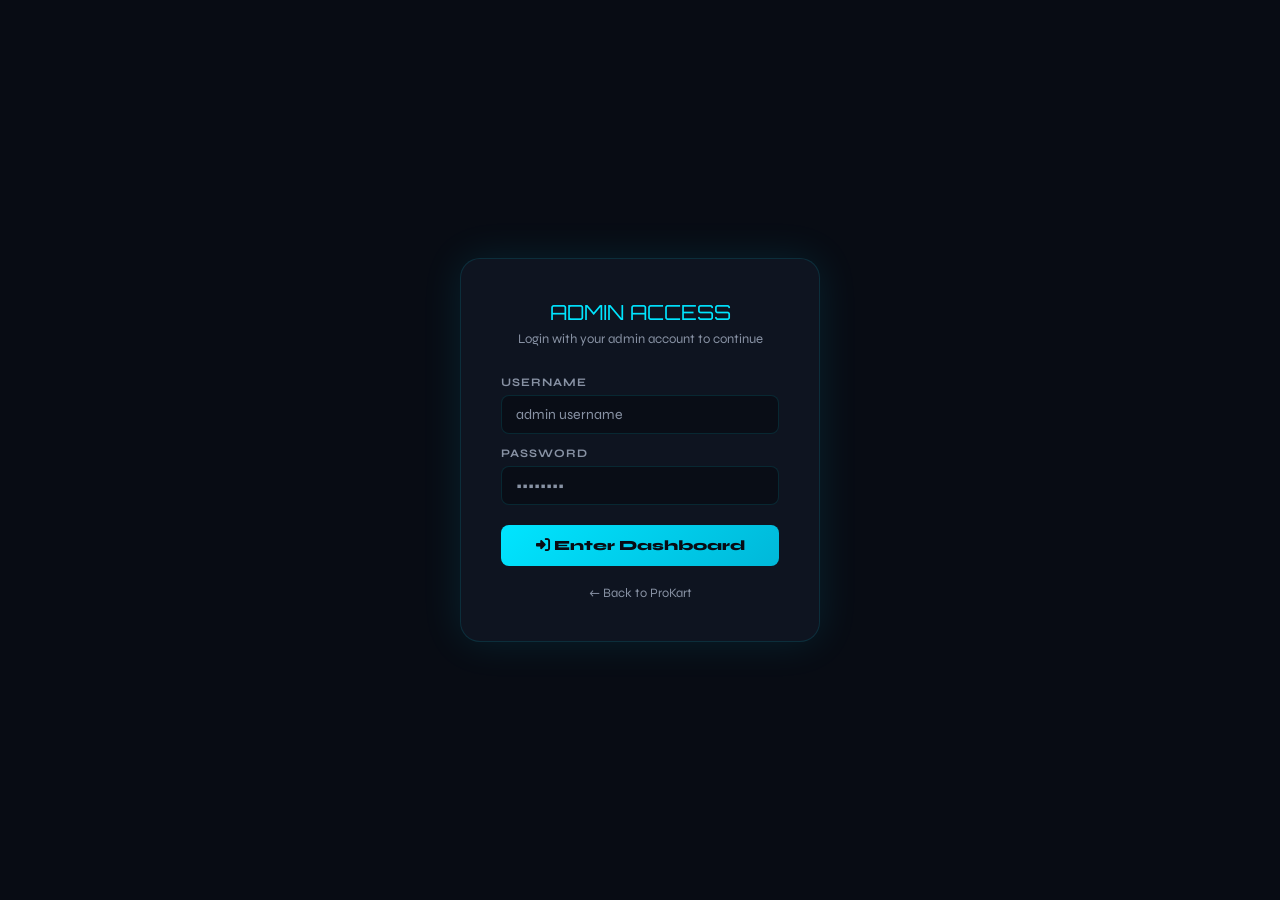
<file: admin.html>
<!DOCTYPE html>
<html lang="en">
<head>
<meta charset="UTF-8">
<meta name="viewport" content="width=device-width, initial-scale=1.0">
<title>ProKart Admin Panel</title>
<link href="https://fonts.googleapis.com/css2?family=Orbitron:wght@400;700;900&family=Syne:wght@400;600;700&display=swap" rel="stylesheet">
<link rel="stylesheet" href="https://cdnjs.cloudflare.com/ajax/libs/font-awesome/6.5.0/css/all.min.css">
<style>
:root {
  --bg: #080c14; --bg2: #0e1420; --bg3: #111827;
  --accent: #00e5ff; --accent2: #7b2fff;
  --text: #e8eaf6; --muted: #8892a4;
  --border: rgba(0,229,255,0.12);
  --red: #ef5350; --green: #00e676;
}
* { margin:0; padding:0; box-sizing:border-box; }
body { background:var(--bg); color:var(--text); font-family:'Syne',sans-serif; display:flex; min-height:100vh; }

/* SIDEBAR */
.sidebar { width:240px; background:var(--bg2); border-right:1px solid var(--border); display:flex; flex-direction:column; padding:24px 0; position:fixed; top:0; bottom:0; left:0; z-index:100; }
.sidebar-brand { font-family:'Orbitron',monospace; font-size:1.1rem; font-weight:900; color:var(--accent); padding:0 24px 24px; border-bottom:1px solid var(--border); letter-spacing:2px; }
.sidebar-brand span { color:var(--accent2); }
.sidebar-brand small { display:block; font-family:'Syne',sans-serif; font-size:0.65rem; color:var(--muted); letter-spacing:3px; margin-top:4px; text-transform:uppercase; }
.nav-item { display:flex; align-items:center; gap:12px; padding:13px 24px; color:var(--muted); font-size:0.88rem; font-weight:600; cursor:pointer; transition:all 0.2s; border-left:3px solid transparent; }
.nav-item:hover, .nav-item.active { color:var(--accent); background:rgba(0,229,255,0.06); border-left-color:var(--accent); }
.nav-item i { width:16px; text-align:center; }
.sidebar-footer { margin-top:auto; padding:16px 24px; border-top:1px solid var(--border); }
.admin-badge { display:flex; align-items:center; gap:10px; }
.admin-avatar { width:34px; height:34px; border-radius:50%; background:linear-gradient(135deg,var(--accent),var(--accent2)); display:flex; align-items:center; justify-content:center; font-weight:800; font-size:0.85rem; color:var(--bg); }
.admin-name { font-size:0.82rem; font-weight:700; color:var(--accent); }
.admin-role { font-size:0.7rem; color:var(--muted); }
.btn-logout { margin-top:12px; width:100%; background:rgba(239,83,80,0.1); border:1px solid rgba(239,83,80,0.3); color:var(--red); border-radius:8px; padding:9px; font-family:'Syne',sans-serif; font-weight:700; font-size:0.82rem; cursor:pointer; transition:all 0.2s; }
.btn-logout:hover { background:rgba(239,83,80,0.2); }

/* MAIN */
.main { margin-left:240px; flex:1; padding:28px; }
.topbar { display:flex; justify-content:space-between; align-items:center; margin-bottom:28px; }
.page-title { font-family:'Orbitron',monospace; font-size:1.3rem; font-weight:700; }
.topbar-right { display:flex; align-items:center; gap:10px; color:var(--muted); font-size:0.82rem; }
.status-dot { width:8px; height:8px; border-radius:50%; background:var(--green); display:inline-block; margin-right:6px; box-shadow:0 0 8px var(--green); }

/* SECTIONS */
.section { display:none; }
.section.active { display:block; }

/* STAT CARDS */
.stats-grid { display:grid; grid-template-columns:repeat(3,1fr); gap:16px; margin-bottom:28px; }
.stat-card { background:var(--bg2); border:1px solid var(--border); border-radius:16px; padding:24px; display:flex; align-items:center; gap:16px; transition:border-color 0.2s; }
.stat-card:hover { border-color:rgba(0,229,255,0.3); }
.stat-icon { width:48px; height:48px; border-radius:12px; display:flex; align-items:center; justify-content:center; font-size:1.3rem; flex-shrink:0; }
.stat-num { font-family:'Orbitron',monospace; font-size:1.8rem; font-weight:900; color:var(--accent); line-height:1; }
.stat-label { font-size:0.75rem; color:var(--muted); letter-spacing:2px; text-transform:uppercase; margin-top:4px; }

/* CARD */
.card { background:var(--bg2); border:1px solid var(--border); border-radius:16px; padding:24px; margin-bottom:20px; }
.card-title { font-family:'Orbitron',monospace; font-size:0.95rem; font-weight:700; margin-bottom:20px; color:var(--text); display:flex; align-items:center; gap:8px; }
.card-title i { color:var(--accent); }

/* FORM */
.form-grid { display:grid; grid-template-columns:1fr 1fr; gap:12px; }
.form-group { display:flex; flex-direction:column; gap:6px; }
.form-label { font-size:0.72rem; font-weight:700; color:var(--muted); letter-spacing:1px; text-transform:uppercase; }
.form-input, .form-select { background:rgba(0,0,0,0.3); border:1px solid var(--border); border-radius:8px; padding:10px 14px; color:var(--text); font-family:'Syne',sans-serif; font-size:0.88rem; outline:none; transition:border-color 0.2s; }
.form-input:focus, .form-select:focus { border-color:rgba(0,229,255,0.4); }
.form-input::placeholder { color:var(--muted); }
.form-select option { background:var(--bg3); }
.btn-add { margin-top:16px; background:linear-gradient(135deg,var(--accent),#00b8d9); color:var(--bg); border:none; border-radius:8px; padding:12px 28px; font-family:'Syne',sans-serif; font-weight:800; font-size:0.88rem; cursor:pointer; transition:all 0.2s; }
.btn-add:hover { box-shadow:0 0 24px rgba(0,229,255,0.35); transform:translateY(-1px); }

/* TABLE */
.table-wrap { overflow-x:auto; }
table { width:100%; border-collapse:collapse; font-size:0.85rem; }
thead tr { border-bottom:1px solid var(--border); }
th { padding:10px 14px; color:var(--muted); font-weight:700; text-align:left; font-size:0.72rem; letter-spacing:1.5px; text-transform:uppercase; }
td { padding:12px 14px; border-bottom:1px solid rgba(0,229,255,0.05); }
tr:last-child td { border-bottom:none; }
tr:hover td { background:rgba(0,229,255,0.03); }
.badge { display:inline-block; padding:3px 10px; border-radius:4px; font-size:0.7rem; font-weight:700; letter-spacing:1px; }
.badge-cat { background:rgba(0,229,255,0.1); color:var(--accent); border:1px solid rgba(0,229,255,0.2); }
.btn-del { background:rgba(239,83,80,0.12); border:1px solid rgba(239,83,80,0.25); color:var(--red); border-radius:6px; padding:6px 14px; font-family:'Syne',sans-serif; font-weight:700; font-size:0.78rem; cursor:pointer; transition:all 0.2s; }
.btn-del:hover { background:rgba(239,83,80,0.25); }
.btn-edit { background:rgba(0,229,255,0.1); border:1px solid rgba(0,229,255,0.25); color:var(--accent); border-radius:6px; padding:6px 14px; font-family:'Syne',sans-serif; font-weight:700; font-size:0.78rem; cursor:pointer; transition:all 0.2s; margin-right:6px; }
.btn-edit:hover { background:rgba(0,229,255,0.2); }
.prod-thumb { width:40px; height:40px; object-fit:contain; border-radius:6px; background:var(--bg3); padding:4px; }
.empty-row { text-align:center; padding:48px; color:var(--muted); }

/* MODAL */
.modal-overlay { position:fixed; inset:0; background:rgba(0,0,0,0.7); backdrop-filter:blur(4px); display:flex; align-items:center; justify-content:center; z-index:500; opacity:0; pointer-events:none; transition:opacity 0.25s; }
.modal-overlay.open { opacity:1; pointer-events:all; }
.modal-box { background:var(--bg2); border:1px solid var(--border); border-radius:20px; padding:32px; width:460px; max-width:95vw; box-shadow:0 0 40px rgba(0,229,255,0.15); }
.modal-title { font-family:'Orbitron',monospace; font-size:1rem; color:var(--accent); margin-bottom:20px; display:flex; align-items:center; gap:8px; }
.modal-actions { display:flex; gap:10px; margin-top:20px; }
.btn-save { flex:1; background:linear-gradient(135deg,var(--accent),#00b8d9); color:var(--bg); border:none; border-radius:8px; padding:11px; font-family:'Syne',sans-serif; font-weight:800; font-size:0.88rem; cursor:pointer; transition:all 0.2s; }
.btn-save:hover { box-shadow:0 0 20px rgba(0,229,255,0.4); }
.btn-cancel { background:rgba(255,255,255,0.05); border:1px solid var(--border); color:var(--muted); border-radius:8px; padding:11px 20px; font-family:'Syne',sans-serif; font-weight:700; font-size:0.88rem; cursor:pointer; }

/* ORDER CARD */
.order-card { background:var(--bg3); border:1px solid var(--border); border-radius:12px; padding:18px; margin-bottom:14px; }
.order-header { display:flex; justify-content:space-between; align-items:center; margin-bottom:12px; }
.order-user { font-weight:700; color:var(--accent); display:flex; align-items:center; gap:8px; }
.order-total { font-family:'Orbitron',monospace; color:var(--green); font-size:0.95rem; }
.order-item { display:flex; align-items:center; gap:10px; padding:6px 0; border-bottom:1px solid rgba(255,255,255,0.04); font-size:0.83rem; color:var(--muted); }
.order-item:last-child { border-bottom:none; }
.order-item-name { flex:1; color:var(--text); }

/* TOAST */
.toast { position:fixed; bottom:24px; left:50%; transform:translateX(-50%) translateY(80px); background:rgba(0,229,255,0.12); border:1px solid rgba(0,229,255,0.3); color:var(--accent); padding:11px 24px; border-radius:8px; font-weight:700; font-size:0.85rem; z-index:9999; transition:transform 0.3s; backdrop-filter:blur(10px); pointer-events:none; }
.toast.show { transform:translateX(-50%) translateY(0); }
.toast.err { background:rgba(239,83,80,0.12); border-color:rgba(239,83,80,0.3); color:var(--red); }

/* GATE */
#gate { position:fixed; inset:0; background:var(--bg); display:flex; align-items:center; justify-content:center; z-index:999; }
.gate-card { background:var(--bg2); border:1px solid var(--border); border-radius:20px; padding:40px; width:360px; text-align:center; box-shadow:0 0 40px rgba(0,229,255,0.1); }
.gate-title { font-family:'Orbitron',monospace; font-size:1.3rem; color:var(--accent); margin-bottom:6px; }
.gate-sub { color:var(--muted); font-size:0.82rem; margin-bottom:28px; }
.gate-err { color:var(--red); font-size:0.8rem; margin-top:12px; display:none; }

@media(max-width:768px) {
  .sidebar { width:60px; } .sidebar-brand, .nav-item span, .sidebar-footer .admin-name, .sidebar-footer .admin-role, .btn-logout { display:none; }
  .main { margin-left:60px; padding:16px; } .stats-grid { grid-template-columns:1fr; } .form-grid { grid-template-columns:1fr; }
}

/* PRODUCT SEARCH */
.prod-search-wrap {
  position: relative;
  margin-bottom: 18px;
  max-width: 360px;
}
.prod-search-wrap i {
  position: absolute; left: 12px; top: 50%;
  transform: translateY(-50%);
  color: var(--muted); font-size: 0.82rem;
  pointer-events: none;
}
.prod-search-input {
  width: 100%;
  background: rgba(0,0,0,0.3);
  border: 1px solid var(--border);
  border-radius: 8px;
  padding: 9px 12px 9px 34px;
  color: var(--text);
  font-family: 'Syne', sans-serif;
  font-size: 0.85rem;
  outline: none;
  transition: border-color 0.2s;
}
.prod-search-input:focus { border-color: rgba(0,229,255,0.4); }
.prod-search-input::placeholder { color: var(--muted); }

/* Toast error variant */
.toast.err { background:rgba(239,83,80,0.12); border-color:rgba(239,83,80,0.3); color:var(--red); }

/* Responsive table */
@media(max-width:600px) {
  table { font-size: 0.78rem; }
  th, td { padding: 8px 8px; }
}
</style>
</head>
<body>

<!-- ACCESS GATE -->
<div id="gate">
  <div class="gate-card">
    <div class="gate-title">ADMIN ACCESS</div>
    <p class="gate-sub">Login with your admin account to continue</p>
    <div class="form-group" style="margin-bottom:12px;text-align:left;">
      <label class="form-label">Username</label>
      <input class="form-input" id="gUser" placeholder="admin username">
    </div>
    <div class="form-group" style="text-align:left;">
      <label class="form-label">Password</label>
      <input class="form-input" type="password" id="gPass" placeholder="••••••••" onkeydown="if(event.key==='Enter')gateLogin()">
    </div>
    <div class="gate-err" id="gateErr">❌ Invalid credentials or not admin</div>
    <button class="btn-add" style="width:100%;margin-top:20px;" onclick="gateLogin()">
      <i class="fas fa-sign-in-alt me-2"></i> Enter Dashboard
    </button>
    <div style="margin-top:16px;"><a href="index.html" style="color:var(--muted);font-size:0.8rem;text-decoration:none;">← Back to ProKart</a></div>
  </div>
</div>

<!-- SIDEBAR -->
<aside class="sidebar">
  <div class="sidebar-brand">KART<span>PRO</span><small>Admin Panel</small></div>
  <nav style="margin-top:16px;">
    <div class="nav-item active" onclick="showSection('dashboard',this)"><i class="fas fa-chart-bar"></i><span>Dashboard</span></div>
    <div class="nav-item" onclick="showSection('products',this)"><i class="fas fa-box"></i><span>Products</span></div>
    <div class="nav-item" onclick="showSection('orders',this)"><i class="fas fa-shopping-bag"></i><span>Orders</span></div>
    <div class="nav-item" onclick="showSection('users',this)"><i class="fas fa-users"></i><span>Users</span></div>
    <div class="nav-item" onclick="window.location.href='index.html'"><i class="fas fa-store"></i><span>View Store</span></div>
  </nav>
  <div class="sidebar-footer">
    <div class="admin-badge">
      <div class="admin-avatar" id="sidebarAvatar">A</div>
      <div><div class="admin-name" id="sidebarName">Admin</div><div class="admin-role">Administrator</div></div>
    </div>
    <button class="btn-logout" onclick="adminLogout()"><i class="fas fa-sign-out-alt me-1"></i> Logout</button>
  </div>
</aside>

<!-- MAIN -->
<main class="main">
  <div class="topbar">
    <div class="page-title" id="pageTitle">Dashboard</div>
    <div class="topbar-right"><span class="status-dot"></span>API Connected &nbsp;|&nbsp; <i class="fas fa-clock me-1"></i><span id="clockEl"></span></div>
  </div>

  <!-- DASHBOARD SECTION -->
  <div class="section active" id="sec-dashboard">
    <div class="stats-grid">
      <div class="stat-card">
        <div class="stat-icon" style="background:rgba(0,229,255,0.1);color:var(--accent);"><i class="fas fa-box-open"></i></div>
        <div><div class="stat-num" id="aStatProducts">—</div><div class="stat-label">Total Products</div></div>
      </div>
      <div class="stat-card">
        <div class="stat-icon" style="background:rgba(123,47,255,0.1);color:var(--accent2);"><i class="fas fa-users"></i></div>
        <div><div class="stat-num" id="aStatUsers" style="color:var(--accent2);">—</div><div class="stat-label">Registered Users</div></div>
      </div>
      <div class="stat-card">
        <div class="stat-icon" style="background:rgba(0,230,118,0.1);color:var(--green);"><i class="fas fa-shopping-cart"></i></div>
        <div><div class="stat-num" id="aStatOrders" style="color:var(--green);">—</div><div class="stat-label">Active Carts</div></div>
      </div>
    </div>
    <div class="card">
      <div class="card-title"><i class="fas fa-info-circle"></i> Quick Info</div>
      <p style="color:var(--muted);font-size:0.88rem;line-height:1.8;">
        Welcome to the <b style="color:var(--accent)">ProKart Admin Panel</b>. Use the sidebar to manage products, view users, and monitor live stats from your MongoDB database. All actions are authenticated via your admin JWT token.
      </p>
    </div>
  </div>

  <!-- PRODUCTS SECTION -->
  <div class="section" id="sec-products">
    <div class="card">
      <div class="card-title"><i class="fas fa-plus-circle"></i> Add New Product</div>
      <div class="form-grid">
        <div class="form-group"><label class="form-label">Product Name</label><input class="form-input" id="pName" placeholder="e.g. Samsung Galaxy S25"></div>
        <div class="form-group"><label class="form-label">Category</label>
          <select class="form-select" id="pCat">
            <option value="phones">📱 Phones</option>
            <option value="laptops">💻 Laptops</option>
            <option value="audio">🎧 Audio</option>
            <option value="accessories">⌚ Accessories</option>
          </select>
        </div>
        <div class="form-group"><label class="form-label">Price (₹)</label><input class="form-input" id="pPrice" type="number" placeholder="29999"></div>
        <div class="form-group"><label class="form-label">Original Price (₹)</label><input class="form-input" id="pOriginal" type="number" placeholder="34999"></div>
        <div class="form-group"><label class="form-label">Image URL</label><input class="form-input" id="pImage" placeholder="https://..."></div>
        <div class="form-group"><label class="form-label">Badge (optional)</label>
          <select class="form-select" id="pBadge">
            <option value="">None</option>
            <option value="New">New</option>
            <option value="Sale">Sale</option>
            <option value="Hot">Hot</option>
          </select>
        </div>
        <div class="form-group"><label class="form-label">Rating (1–5)</label><input class="form-input" id="pRating" type="number" min="1" max="5" step="0.1" placeholder="4.5"></div>
        <div class="form-group"><label class="form-label">Review Count</label><input class="form-input" id="pReviews" type="number" placeholder="120"></div>
      </div>
      <button class="btn-add" onclick="addProduct()"><i class="fas fa-plus me-2"></i>Add Product</button>
    </div>
    <div class="card">
      <div class="card-title"><i class="fas fa-list"></i> All Products (<span id="prodCount">0</span>)</div>
      <div class="prod-search-wrap">
        <i class="fas fa-search"></i>
        <input type="text" class="prod-search-input" id="prodSearch"
          placeholder="Filter products by name or category…"
          oninput="filterProdTable(this.value)">
      </div>
      <div class="table-wrap">
        <table>
          <thead><tr><th>Image</th><th>Name</th><th>Category</th><th>Price</th><th>Rating</th><th>Actions</th></tr></thead>
          <tbody id="prodTable"><tr><td colspan="6" class="empty-row"><i class="fas fa-spinner fa-spin"></i> Loading...</td></tr></tbody>
        </table>
      </div>
    </div>
  </div>

  <!-- ORDERS SECTION -->
  <div class="section" id="sec-orders">
    <div class="card">
      <div class="card-title"><i class="fas fa-shopping-bag"></i> Customer Orders (<span id="orderCount">0</span>)</div>
      <div id="ordersContainer"><div class="empty-row"><i class="fas fa-spinner fa-spin"></i> Loading...</div></div>
    </div>
  </div>

  <!-- USERS SECTION -->
  <div class="section" id="sec-users">
    <div class="card">
      <div class="card-title"><i class="fas fa-users"></i> Registered Users (<span id="userCount">0</span>)</div>
      <div class="table-wrap">
        <table>
          <thead><tr><th>#</th><th>Username</th></tr></thead>
          <tbody id="userTable"><tr><td colspan="2" class="empty-row"><i class="fas fa-spinner fa-spin"></i> Loading...</td></tr></tbody>
        </table>
      </div>
    </div>
  </div>

</main>

<!-- EDIT PRODUCT MODAL -->
<div class="modal-overlay" id="editModal">
  <div class="modal-box">
    <div class="modal-title"><i class="fas fa-edit"></i> Edit Product</div>
    <input type="hidden" id="editId">
    <div class="form-grid">
      <div class="form-group"><label class="form-label">Name</label><input class="form-input" id="editName" placeholder="Product name"></div>
      <div class="form-group"><label class="form-label">Category</label>
        <select class="form-select" id="editCat">
          <option value="phones">Phones</option>
          <option value="laptops">Laptops</option>
          <option value="audio">Audio</option>
          <option value="accessories">Accessories</option>
        </select>
      </div>
      <div class="form-group"><label class="form-label">Sale Price (Rs.)</label><input class="form-input" id="editPrice" type="number" placeholder="29999"></div>
      <div class="form-group"><label class="form-label">Original Price (Rs.)</label><input class="form-input" id="editOriginal" type="number" placeholder="34999"></div>
      <div class="form-group"><label class="form-label">Rating</label><input class="form-input" id="editRating" type="number" step="0.1" min="1" max="5"></div>
      <div class="form-group"><label class="form-label">Badge</label>
        <select class="form-select" id="editBadge">
          <option value="">None</option>
          <option value="New">New</option>
          <option value="Sale">Sale</option>
          <option value="Hot">Hot</option>
        </select>
      </div>
    </div>
    <div class="modal-actions">
      <button class="btn-cancel" onclick="closeEditModal()">Cancel</button>
      <button class="btn-save" onclick="saveProduct()"><i class="fas fa-save me-1"></i> Save Changes</button>
    </div>
  </div>
</div>

<div class="toast" id="toast"></div>

<script>
const API = 'https://prokart-e-commerce.onrender.com';
let adminToken = null;

// ── CLOCK ──
function updateClock() {
  const now = new Date();
  document.getElementById('clockEl').textContent = now.toLocaleTimeString('en-IN');
}
setInterval(updateClock, 1000);
updateClock();

// ── TOAST ──
function toast(msg, err = false) {
  const t = document.getElementById('toast');
  t.textContent = msg;
  t.className = 'toast show' + (err ? ' err' : '');
  setTimeout(() => t.className = 'toast', 2800);
}

// ── GATE LOGIN ──
async function gateLogin() {
  const u = document.getElementById('gUser').value.trim();
  const p = document.getElementById('gPass').value;
  const errEl = document.getElementById('gateErr');
  errEl.style.display = 'none';
  if (!u || !p) { errEl.textContent = '⚠️ Fill in all fields'; errEl.style.display = 'block'; return; }
  try {
    const res = await fetch(`${API}/api/login?username=${encodeURIComponent(u)}&password=${encodeURIComponent(p)}`, { method: 'POST' });
    const data = await res.json();
    if (!res.ok) { errEl.textContent = '❌ ' + (data.detail || 'Login failed'); errEl.style.display = 'block'; return; }
    // Verify admin
    const test = await fetch(`${API}/api/admin/stats`, { headers: { Authorization: 'Bearer ' + data.access_token } });
    if (!test.ok) { errEl.textContent = '🚫 This account is not an admin'; errEl.style.display = 'block'; return; }
    adminToken = data.access_token;
    localStorage.setItem('prokart_admin_token', adminToken);
    localStorage.setItem('prokart_admin_user', u);
    document.getElementById('gate').style.display = 'none';
    document.getElementById('sidebarAvatar').textContent = u.charAt(0).toUpperCase();
    document.getElementById('sidebarName').textContent = u;
    initDashboard();
  } catch(e) { errEl.textContent = '❌ Server error. Try again.'; errEl.style.display = 'block'; }
}

// ── SECTION SWITCH ──
function showSection(name, el) {
  document.querySelectorAll('.section').forEach(s => s.classList.remove('active'));
  document.querySelectorAll('.nav-item').forEach(n => n.classList.remove('active'));
  document.getElementById('sec-' + name).classList.add('active');
  el.classList.add('active');
  document.getElementById('pageTitle').textContent = el.querySelector('span') ? el.querySelector('span').textContent : name;
  if (name === 'products') loadProducts();
  if (name === 'orders') loadOrders();
  if (name === 'users') loadUsers();
}

// ── AUTH HEADERS ──
function authHeaders() {
  return { 'Content-Type': 'application/json', Authorization: 'Bearer ' + adminToken };
}

// ── DASHBOARD INIT ──
async function initDashboard() {
  try {
    const res = await fetch(`${API}/api/admin/stats`, { headers: authHeaders() });
    const d = await res.json();
    document.getElementById('aStatProducts').textContent = d.products ?? '—';
    document.getElementById('aStatUsers').textContent = d.users ?? '—';
    document.getElementById('aStatOrders').textContent = d.orders ?? '—';
  } catch(e) { toast('Could not load stats', true); }
}

// ── PRODUCTS ──
let _allAdminProds = [];

async function loadProducts() {
  try {
    const res = await fetch(`${API}/api/admin/products`, { headers: authHeaders() });
    const d = await res.json();
    _allAdminProds = d.products || [];
    document.getElementById('prodCount').textContent = _allAdminProds.length;
    renderProdTable(_allAdminProds);
  } catch(e) { toast('Failed to load products', true); }
}

function renderProdTable(prods) {
  const tb = document.getElementById('prodTable');
  if (!prods.length) { tb.innerHTML = '<tr><td colspan="6" class="empty-row">No products found</td></tr>'; return; }
  tb.innerHTML = prods.map(p => `
    <tr>
      <td><img src="${p.image || 'https://via.placeholder.com/40'}" class="prod-thumb" alt="${p.name}" onerror="this.src='https://via.placeholder.com/40'"></td>
      <td style="font-weight:600;max-width:180px;" title="${p.name}">${p.name.length > 32 ? p.name.substring(0,32)+'…' : p.name}</td>
      <td><span class="badge badge-cat">${p.category}</span></td>
      <td style="font-family:'Orbitron',monospace;color:var(--accent);">₹${(p.price||0).toLocaleString('en-IN')}</td>
      <td style="color:#ffc107;">&#9733; ${p.rating || '—'}</td>
      <td>
        <button class="btn-edit" onclick='openEditModal(${JSON.stringify(p)})'><i class="fas fa-edit me-1"></i>Edit</button>
        <button class="btn-del" onclick="deleteProduct(${p.id})"><i class="fas fa-trash me-1"></i>Del</button>
      </td>
    </tr>`).join('');
}

function filterProdTable(q) {
  q = q.toLowerCase().trim();
  if (!q) { renderProdTable(_allAdminProds); return; }
  const filtered = _allAdminProds.filter(p =>
    p.name.toLowerCase().includes(q) || p.category.toLowerCase().includes(q)
  );
  renderProdTable(filtered);
}

async function addProduct() {
  const name = document.getElementById('pName').value.trim();
  const price = parseFloat(document.getElementById('pPrice').value);
  const original = parseFloat(document.getElementById('pOriginal').value);
  const category = document.getElementById('pCat').value;
  const image = document.getElementById('pImage').value.trim();
  const badge = document.getElementById('pBadge').value;
  const rating = parseFloat(document.getElementById('pRating').value) || 4.0;
  const reviews = parseInt(document.getElementById('pReviews').value) || 0;
  if (!name || !price || !original) { toast('⚠️ Fill Name, Price and Original Price', true); return; }
  try {
    const params = new URLSearchParams({ name, price, original, category, image, badge, rating, reviews });
    const res = await fetch(`${API}/api/admin/add-product?${params}`, { method: 'POST', headers: authHeaders() });
    if (res.ok) {
      toast('✅ Product added!');
      ['pName','pPrice','pOriginal','pImage'].forEach(id => document.getElementById(id).value = '');
      loadProducts(); initDashboard();
    } else { const d = await res.json(); toast('❌ ' + (d.detail || 'Failed'), true); }
  } catch(e) { toast('❌ Server error', true); }
}

async function deleteProduct(id) {
  if (!confirm('Delete this product?')) return;
  try {
    const res = await fetch(`${API}/api/admin/delete-product/${id}`, { method: 'DELETE', headers: authHeaders() });
    if (res.ok) { toast('🗑️ Product deleted'); loadProducts(); initDashboard(); }
    else { const d = await res.json(); toast('❌ ' + (d.detail || 'Failed'), true); }
  } catch(e) { toast('❌ Server error', true); }
}

// ── EDIT MODAL ──
function openEditModal(p) {
  document.getElementById('editId').value = p.id;
  document.getElementById('editName').value = p.name;
  document.getElementById('editCat').value = p.category;
  document.getElementById('editPrice').value = p.price;
  document.getElementById('editOriginal').value = p.original;
  document.getElementById('editRating').value = p.rating;
  document.getElementById('editBadge').value = p.badge || '';
  document.getElementById('editModal').classList.add('open');
}
function closeEditModal() {
  document.getElementById('editModal').classList.remove('open');
}
async function saveProduct() {
  const id = document.getElementById('editId').value;
  const params = new URLSearchParams({
    name: document.getElementById('editName').value,
    price: document.getElementById('editPrice').value,
    original: document.getElementById('editOriginal').value,
    category: document.getElementById('editCat').value,
    rating: document.getElementById('editRating').value,
    badge: document.getElementById('editBadge').value
  });
  try {
    const res = await fetch(`${API}/api/admin/update-product/${id}?${params}`, { method: 'PUT', headers: authHeaders() });
    if (res.ok) { toast('Product updated!'); closeEditModal(); loadProducts(); }
    else { const d = await res.json(); toast('Error: ' + (d.detail || 'Failed'), true); }
  } catch(e) { toast('Server error', true); }
}

// ── ORDERS ──
async function loadOrders() {
  const container = document.getElementById('ordersContainer');
  try {
    const res = await fetch(`${API}/api/admin/orders`, { headers: authHeaders() });
    const d = await res.json();
    const orders = d.orders || [];
    document.getElementById('orderCount').textContent = orders.length;
    if (!orders.length) { container.innerHTML = '<div class="empty-row">No active orders found</div>'; return; }
    container.innerHTML = orders.map(o => `
      <div class="order-card">
        <div class="order-header">
          <div class="order-user">
            <div style="width:32px;height:32px;border-radius:50%;background:linear-gradient(135deg,var(--accent),var(--accent2));display:flex;align-items:center;justify-content:center;font-weight:800;font-size:0.82rem;color:var(--bg);">${o.username.charAt(0).toUpperCase()}</div>
            <div>
              <div style="font-weight:700;">${o.customer_name || o.username}</div>
              <div style="font-size:0.65rem;color:var(--muted)">Order ID: ${o.order_id || 'N/A'}</div>
            </div>
          </div>
          <div class="order-total">Rs.${(o.total || 0).toLocaleString('en-IN')} &nbsp;<span style="color:var(--muted);font-size:0.72rem;font-family:'Syne',sans-serif;">(${(o.items||[]).length} items)</span></div>
        </div>
        
        <div style="background:rgba(255,255,255,0.02);border-radius:8px;padding:12px;margin:12px 0;font-size:0.78rem;border:1px solid rgba(0,229,255,0.05)">
          <div style="margin-bottom:6px;"><i class="fas fa-phone me-2" style="color:var(--accent);width:14px;"></i>${o.phone || 'No phone'}</div>
          <div style="margin-bottom:6px;"><i class="fas fa-envelope me-2" style="color:var(--accent);width:14px;"></i>${o.email || 'No email'}</div>
          <div><i class="fas fa-map-marker-alt me-2" style="color:var(--accent);width:14px;"></i>${o.address || 'No address'}</div>
          <div style="margin-top:6px;padding-top:6px;border-top:1px solid rgba(255,255,255,0.05);color:var(--green)">
            <i class="fas fa-credit-card me-2" style="width:14px;"></i>Payment: ${o.payment || 'CARD'}
          </div>
        </div>

        <div>
          ${(o.items || []).map(item => `
            <div class="order-item">
              <img src="${item.image || ''}" style="width:28px;height:28px;object-fit:contain;border-radius:4px;background:var(--bg2);" onerror="this.style.display='none'">
              <span class="order-item-name">${item.name}</span>
              <span style="color:var(--accent);font-family:'Orbitron',monospace;font-size:0.78rem;">Rs.${(item.price||0).toLocaleString('en-IN')}</span>
            </div>`).join('')}
        </div>
      </div>`).join('');
  } catch(e) { toast('Failed to load orders', true); container.innerHTML = '<div class="empty-row">Error loading orders</div>'; }
}

// ── USERS ──
async function loadUsers() {
  try {
    const res = await fetch(`${API}/api/admin/users`, { headers: authHeaders() });
    const d = await res.json();
    const users = d.users || [];
    document.getElementById('userCount').textContent = users.length;
    const tb = document.getElementById('userTable');
    if (!users.length) { tb.innerHTML = '<tr><td colspan="2" class="empty-row">No users found</td></tr>'; return; }
    tb.innerHTML = users.map((u, i) => `
      <tr>
        <td style="color:var(--muted);font-size:0.8rem;">${i+1}</td>
        <td style="display:flex;align-items:center;gap:10px;">
          <div style="width:30px;height:30px;border-radius:50%;background:linear-gradient(135deg,var(--accent),var(--accent2));display:flex;align-items:center;justify-content:center;font-weight:800;font-size:0.78rem;color:var(--bg);">${u.username.charAt(0).toUpperCase()}</div>
          <span style="font-weight:600;">${u.username}</span>
        </td>
      </tr>`).join('');
  } catch(e) { toast('Failed to load users', true); }
}

// ── LOGOUT ──
function adminLogout() {
  adminToken = null;
  localStorage.removeItem('prokart_admin_token');
  localStorage.removeItem('prokart_admin_user');
  document.getElementById('gate').style.display = 'flex';
}

// ── AUTO-LOGIN if token cached ──
window.addEventListener('DOMContentLoaded', async () => {
  const cached = localStorage.getItem('prokart_admin_token');
  const user = localStorage.getItem('prokart_admin_user');
  if (cached) {
    const test = await fetch(`${API}/api/admin/stats`, { headers: { Authorization: 'Bearer ' + cached } }).catch(() => null);
    if (test && test.ok) {
      adminToken = cached;
      document.getElementById('gate').style.display = 'none';
      document.getElementById('sidebarAvatar').textContent = (user || 'A').charAt(0).toUpperCase();
      document.getElementById('sidebarName').textContent = user || 'Admin';
      initDashboard();
      return;
    }
  }
  // Pre-fill from prokart_user if admin
  const pkUser = localStorage.getItem('prokart_user');
  if (pkUser) document.getElementById('gUser').value = pkUser;
});
</script>
</body>
</html>
</file>
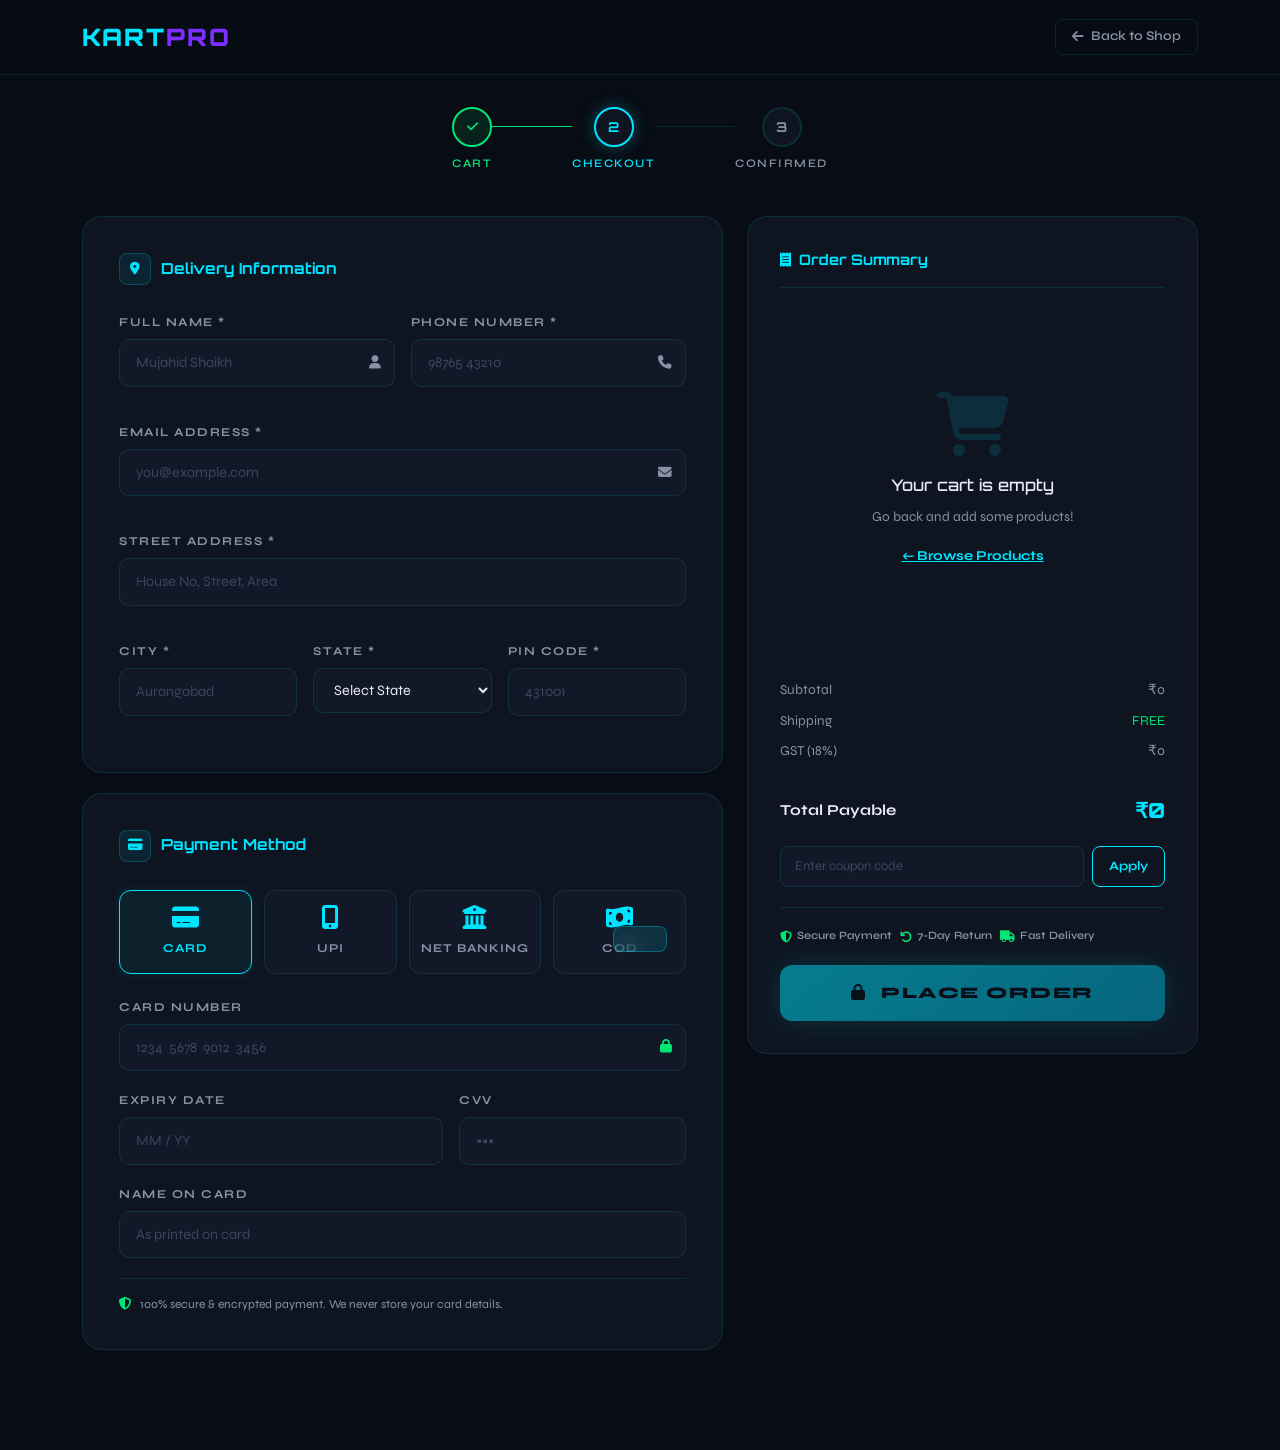
<file: checkout.html>
<!DOCTYPE html>
<html lang="en">
<head>
<meta charset="UTF-8">
<meta name="viewport" content="width=device-width, initial-scale=1.0">
<title>Checkout — ProKart</title>

<link href="https://cdn.jsdelivr.net/npm/bootstrap@5.0.1/dist/css/bootstrap.min.css" rel="stylesheet">
<link rel="stylesheet" href="https://cdnjs.cloudflare.com/ajax/libs/font-awesome/6.5.0/css/all.min.css">
<link href="https://fonts.googleapis.com/css2?family=Orbitron:wght@400;700;900&family=Syne:wght@400;500;600;700&display=swap" rel="stylesheet">

<style>
  :root {
    --bg-dark: #080c14;
    --bg-card: #0e1420;
    --bg-card2: #111827;
    --accent: #00e5ff;
    --accent2: #7b2fff;
    --text: #e8eaf6;
    --text-muted: #8892a4;
    --border: rgba(0,229,255,0.12);
    --glow: 0 0 24px rgba(0,229,255,0.18);
    --success: #00e676;
    --error: #ef5350;
  }

  * { margin: 0; padding: 0; box-sizing: border-box; }

  body {
    background: var(--bg-dark);
    color: var(--text);
    font-family: 'Syne', sans-serif;
    min-height: 100vh;
    overflow-x: hidden;
  }

  ::-webkit-scrollbar { width: 6px; }
  ::-webkit-scrollbar-track { background: var(--bg-dark); }
  ::-webkit-scrollbar-thumb { background: var(--accent); border-radius: 3px; }

  /* ── NAVBAR ── */
  .navbar {
    background: rgba(8,12,20,0.95);
    backdrop-filter: blur(16px);
    border-bottom: 1px solid var(--border);
    padding: 14px 0;
    position: sticky;
    top: 0;
    z-index: 1000;
  }
  .navbar-brand {
    font-family: 'Orbitron', monospace;
    font-weight: 900;
    font-size: 1.5rem;
    color: var(--accent) !important;
    letter-spacing: 2px;
    text-decoration: none;
  }
  .navbar-brand span { color: var(--accent2); }
  .back-btn {
    background: transparent;
    border: 1.5px solid var(--border);
    color: var(--text-muted);
    border-radius: 8px;
    padding: 7px 16px;
    font-family: 'Syne', sans-serif;
    font-weight: 600;
    font-size: 0.83rem;
    cursor: pointer;
    transition: all 0.2s;
    text-decoration: none;
    display: inline-flex;
    align-items: center;
    gap: 7px;
  }
  .back-btn:hover { border-color: var(--accent); color: var(--accent); }

  /* ── PROGRESS STEPS ── */
  .checkout-steps {
    display: flex;
    align-items: center;
    justify-content: center;
    gap: 0;
    padding: 32px 0 16px;
    margin-bottom: 8px;
  }
  .step {
    display: flex;
    flex-direction: column;
    align-items: center;
    gap: 8px;
    position: relative;
  }
  .step-circle {
    width: 40px; height: 40px;
    border-radius: 50%;
    border: 2px solid var(--border);
    display: flex; align-items: center; justify-content: center;
    font-family: 'Orbitron', monospace;
    font-weight: 700;
    font-size: 0.85rem;
    color: var(--text-muted);
    background: var(--bg-card);
    transition: all 0.3s;
    position: relative;
    z-index: 1;
  }
  .step.active .step-circle {
    border-color: var(--accent);
    color: var(--accent);
    box-shadow: 0 0 16px rgba(0,229,255,0.3);
  }
  .step.done .step-circle {
    border-color: var(--success);
    background: rgba(0,230,118,0.1);
    color: var(--success);
  }
  .step-label {
    font-size: 0.72rem;
    font-weight: 600;
    letter-spacing: 1.5px;
    text-transform: uppercase;
    color: var(--text-muted);
  }
  .step.active .step-label { color: var(--accent); }
  .step.done .step-label { color: var(--success); }
  .step-line {
    width: 80px; height: 1px;
    background: var(--border);
    margin-bottom: 26px;
    transition: background 0.3s;
  }
  .step-line.done { background: var(--success); }

  /* ── MAIN LAYOUT ── */
  .checkout-main { padding: 20px 0 80px; }

  /* ── FORM CARD ── */
  .form-card {
    background: var(--bg-card);
    border: 1px solid var(--border);
    border-radius: 20px;
    padding: 36px;
    margin-bottom: 20px;
    transition: border-color 0.3s;
  }
  .form-card:hover { border-color: rgba(0,229,255,0.2); }
  .form-card-title {
    font-family: 'Orbitron', monospace;
    font-size: 0.95rem;
    font-weight: 700;
    color: var(--accent);
    margin-bottom: 28px;
    display: flex;
    align-items: center;
    gap: 10px;
  }
  .form-card-title i {
    width: 32px; height: 32px;
    border-radius: 8px;
    background: rgba(0,229,255,0.08);
    border: 1px solid rgba(0,229,255,0.2);
    display: flex; align-items: center; justify-content: center;
    font-size: 0.8rem;
  }

  /* ── INPUTS ── */
  .form-group { margin-bottom: 20px; }
  .form-label-custom {
    display: block;
    font-size: 0.75rem;
    font-weight: 700;
    letter-spacing: 1.5px;
    text-transform: uppercase;
    color: var(--text-muted);
    margin-bottom: 8px;
  }
  .form-input {
    width: 100%;
    background: var(--bg-card2);
    border: 1px solid var(--border);
    border-radius: 10px;
    padding: 12px 16px;
    color: var(--text);
    font-family: 'Syne', sans-serif;
    font-size: 0.9rem;
    outline: none;
    transition: border-color 0.2s, box-shadow 0.2s;
  }
  .form-input:focus {
    border-color: var(--accent);
    box-shadow: 0 0 0 3px rgba(0,229,255,0.08);
  }
  .form-input.error { border-color: var(--error); }
  .form-input::placeholder { color: #3a4560; }
  .form-input-icon {
    position: relative;
  }
  .form-input-icon i {
    position: absolute;
    right: 14px;
    top: 50%;
    transform: translateY(-50%);
    color: var(--text-muted);
    font-size: 0.85rem;
  }
  .form-input-icon .form-input { padding-right: 40px; }
  .error-msg {
    color: var(--error);
    font-size: 0.72rem;
    margin-top: 5px;
    display: none;
    font-weight: 600;
  }

  /* Payment method selector */
  .payment-methods { display: flex; gap: 12px; flex-wrap: wrap; margin-bottom: 24px; }
  .payment-opt {
    flex: 1;
    min-width: 100px;
    background: var(--bg-card2);
    border: 1.5px solid var(--border);
    border-radius: 12px;
    padding: 14px 10px;
    text-align: center;
    cursor: pointer;
    transition: all 0.2s;
  }
  .payment-opt:hover { border-color: rgba(0,229,255,0.3); }
  .payment-opt.selected {
    border-color: var(--accent);
    background: rgba(0,229,255,0.06);
    box-shadow: 0 0 14px rgba(0,229,255,0.1);
  }
  .payment-opt i { font-size: 1.5rem; display: block; margin-bottom: 6px; color: var(--accent); }
  .payment-opt span { font-size: 0.75rem; font-weight: 700; letter-spacing: 1px; color: var(--text-muted); text-transform: uppercase; }
  .payment-opt.selected span { color: var(--accent); }

  /* Card fields */
  .card-fields { display: none; }
  .card-fields.show { display: block; }

  /* ── ORDER SUMMARY ── */
  .order-summary {
    background: var(--bg-card);
    border: 1px solid var(--border);
    border-radius: 20px;
    padding: 32px;
    position: sticky;
    top: 90px;
  }
  .summary-title {
    font-family: 'Orbitron', monospace;
    font-size: 0.9rem;
    font-weight: 700;
    color: var(--accent);
    margin-bottom: 24px;
    padding-bottom: 16px;
    border-bottom: 1px solid var(--border);
  }

  .order-item {
    display: flex;
    align-items: center;
    gap: 12px;
    margin-bottom: 14px;
    padding-bottom: 14px;
    border-bottom: 1px solid rgba(0,229,255,0.05);
  }
  .order-item:last-of-type { border-bottom: none; }
  .order-item-emoji {
    width: 48px; height: 48px;
    background: linear-gradient(135deg, #0a1020, #111827);
    border-radius: 10px;
    border: 1px solid var(--border);
    display: flex; align-items: center; justify-content: center;
    font-size: 1.6rem;
    flex-shrink: 0;
  }
  .order-item-img {
    width: 48px; height: 48px;
    background: linear-gradient(135deg, #0a1020, #111827);
    border-radius: 10px;
    border: 1px solid var(--border);
    object-fit: cover;
    flex-shrink: 0;
  }
  .order-item-name { font-weight: 700; font-size: 0.82rem; margin-bottom: 2px; line-height: 1.3; }
  .order-item-qty { color: var(--text-muted); font-size: 0.75rem; }
  .order-item-price {
    margin-left: auto;
    font-family: 'Orbitron', monospace;
    font-size: 0.85rem;
    font-weight: 700;
    color: var(--accent);
    flex-shrink: 0;
  }

  .summary-row {
    display: flex;
    justify-content: space-between;
    align-items: center;
    margin-bottom: 10px;
    font-size: 0.85rem;
    color: var(--text-muted);
  }
  .summary-divider { border: none; border-top: 1px solid var(--border); margin: 16px 0; }
  .summary-total {
    display: flex;
    justify-content: space-between;
    align-items: center;
    margin-top: 4px;
  }
  .summary-total-label { font-weight: 700; font-size: 0.95rem; }
  .summary-total-price {
    font-family: 'Orbitron', monospace;
    font-size: 1.3rem;
    font-weight: 900;
    color: var(--accent);
  }

  /* Coupon */
  .coupon-row {
    display: flex; gap: 8px; margin: 20px 0 0;
  }
  .coupon-input {
    flex: 1;
    background: var(--bg-card2);
    border: 1px solid var(--border);
    border-radius: 8px;
    padding: 10px 14px;
    color: var(--text);
    font-family: 'Syne', sans-serif;
    font-size: 0.82rem;
    outline: none;
    transition: border-color 0.2s;
  }
  .coupon-input:focus { border-color: var(--accent); }
  .coupon-input::placeholder { color: #3a4560; }
  .btn-coupon {
    background: transparent;
    border: 1px solid var(--accent);
    color: var(--accent);
    border-radius: 8px;
    padding: 10px 16px;
    font-family: 'Syne', sans-serif;
    font-weight: 700;
    font-size: 0.8rem;
    cursor: pointer;
    transition: all 0.2s;
  }
  .btn-coupon:hover { background: rgba(0,229,255,0.1); }

  /* trust badges */
  .trust-badges {
    display: flex;
    gap: 8px;
    flex-wrap: wrap;
    margin-top: 20px;
    padding-top: 20px;
    border-top: 1px solid var(--border);
  }
  .trust-badge {
    display: flex;
    align-items: center;
    gap: 5px;
    font-size: 0.7rem;
    color: var(--text-muted);
    font-weight: 600;
  }
  .trust-badge i { color: var(--success); font-size: 0.75rem; }

  /* ── PLACE ORDER BUTTON ── */
  .btn-place-order {
    width: 100%;
    background: linear-gradient(135deg, var(--accent), #00b8d9);
    border: none;
    border-radius: 12px;
    padding: 16px;
    color: var(--bg-dark);
    font-family: 'Syne', sans-serif;
    font-weight: 800;
    font-size: 1rem;
    letter-spacing: 1.5px;
    cursor: pointer;
    text-transform: uppercase;
    box-shadow: 0 0 30px rgba(0,229,255,0.3);
    transition: all 0.25s;
    margin-top: 20px;
    position: relative;
    overflow: hidden;
  }
  .btn-place-order::after {
    content: '';
    position: absolute;
    inset: 0;
    background: linear-gradient(135deg, transparent, rgba(255,255,255,0.15), transparent);
    transform: translateX(-100%);
    transition: transform 0.4s;
  }
  .btn-place-order:hover::after { transform: translateX(100%); }
  .btn-place-order:hover { transform: translateY(-2px); box-shadow: 0 0 50px rgba(0,229,255,0.5); }
  .btn-place-order:disabled { opacity: 0.5; cursor: not-allowed; transform: none; }
  .btn-place-order.loading { pointer-events: none; }

  /* ── SUCCESS OVERLAY ── */
  .success-overlay {
    position: fixed; inset: 0;
    background: rgba(8,12,20,0.97);
    z-index: 9999;
    display: none;
    align-items: center;
    justify-content: center;
    flex-direction: column;
    text-align: center;
    padding: 40px;
  }
  .success-overlay.show { display: flex; }
  .success-icon {
    width: 100px; height: 100px;
    border-radius: 50%;
    border: 3px solid var(--success);
    display: flex; align-items: center; justify-content: center;
    font-size: 2.5rem;
    color: var(--success);
    box-shadow: 0 0 40px rgba(0,230,118,0.3);
    margin-bottom: 28px;
    animation: pop-in 0.5s cubic-bezier(0.175, 0.885, 0.32, 1.275) forwards;
  }
  @keyframes pop-in {
    0% { transform: scale(0); opacity: 0; }
    100% { transform: scale(1); opacity: 1; }
  }
  .success-title {
    font-family: 'Orbitron', monospace;
    font-size: clamp(1.5rem, 3vw, 2.2rem);
    font-weight: 900;
    color: var(--success);
    margin-bottom: 12px;
  }
  .success-sub { color: var(--text-muted); font-size: 1rem; margin-bottom: 8px; line-height: 1.7; max-width: 460px; }
  .success-order-id {
    background: rgba(0,230,118,0.08);
    border: 1px solid rgba(0,230,118,0.2);
    border-radius: 8px;
    padding: 12px 24px;
    font-family: 'Orbitron', monospace;
    font-size: 0.85rem;
    color: var(--success);
    font-weight: 700;
    letter-spacing: 2px;
    margin: 16px 0 32px;
  }
  .success-actions { display: flex; gap: 14px; flex-wrap: wrap; justify-content: center; }
  .btn-success-back {
    background: linear-gradient(135deg, var(--success), #00c853);
    border: none;
    border-radius: 10px;
    padding: 13px 32px;
    color: var(--bg-dark);
    font-family: 'Syne', sans-serif;
    font-weight: 800;
    font-size: 0.9rem;
    cursor: pointer;
    letter-spacing: 1px;
    text-transform: uppercase;
    text-decoration: none;
    box-shadow: 0 0 24px rgba(0,230,118,0.3);
    transition: all 0.2s;
    display: inline-block;
  }
  .btn-success-back:hover { transform: translateY(-2px); box-shadow: 0 0 40px rgba(0,230,118,0.5); color: var(--bg-dark); }
  .btn-success-outline {
    background: transparent;
    border: 1.5px solid var(--border);
    border-radius: 10px;
    padding: 12px 24px;
    color: var(--text-muted);
    font-family: 'Syne', sans-serif;
    font-weight: 700;
    font-size: 0.9rem;
    cursor: pointer;
    text-transform: uppercase;
    text-decoration: none;
    transition: all 0.2s;
    display: inline-block;
  }
  .btn-success-outline:hover { border-color: var(--accent); color: var(--accent); }

  /* Empty cart state */
  .empty-cart-msg {
    text-align: center;
    padding: 80px 20px;
    color: var(--text-muted);
  }
  .empty-cart-msg i { font-size: 4rem; color: var(--border); display: block; margin-bottom: 20px; }
  .empty-cart-msg h4 { font-family: 'Orbitron', monospace; font-size: 1rem; margin-bottom: 12px; color: var(--text); }

  /* Toast */
  .toast-msg {
    position: fixed; bottom: 28px; left: 50%; transform: translateX(-50%) translateY(80px);
    background: rgba(0,229,255,0.12);
    border: 1px solid rgba(0,229,255,0.3);
    color: var(--accent);
    padding: 12px 26px; border-radius: 8px;
    font-weight: 700; font-size: 0.85rem;
    z-index: 9999; transition: transform 0.35s; pointer-events: none;
    backdrop-filter: blur(10px);
  }
  .toast-msg.show { transform: translateX(-50%) translateY(0); }

  /* Shimmer for loading */
  @keyframes shimmer {
    0% { background-position: -200% 0; }
    100% { background-position: 200% 0; }
  }

  /* Responsive */
  @media (max-width: 768px) {
    .form-card { padding: 24px 18px; }
    .order-summary { position: static; margin-top: 20px; }
    .step-line { width: 40px; }
    .checkout-steps { gap: 0; }
  }

  /* Valid field state */
  .form-input.valid {
    border-color: var(--success);
    background-image: url("data:image/svg+xml,%3Csvg xmlns='http://www.w3.org/2000/svg' width='16' height='16' viewBox='0 0 24 24' fill='none' stroke='%2300e676' stroke-width='3' stroke-linecap='round' stroke-linejoin='round'%3E%3Cpolyline points='20 6 9 17 4 12'%3E%3C/polyline%3E%3C/svg%3E");
    background-repeat: no-repeat;
    background-position: right 12px center;
    padding-right: 36px;
  }
  /* Char hint */
  .char-hint {
    font-size: 0.7rem;
    color: var(--text-muted);
    margin-top: 4px;
    text-align: right;
  }
  /* Back to top */
  #backToTop {
    position: fixed; bottom: 28px; right: 28px;
    width: 46px; height: 46px;
    background: linear-gradient(135deg, var(--accent), #00b8d9);
    color: var(--bg-dark); border: none; border-radius: 12px;
    font-size: 1.1rem; cursor: pointer;
    box-shadow: 0 0 20px rgba(0,229,255,0.3);
    transition: all 0.3s; opacity: 0; pointer-events: none;
    z-index: 1500; display: flex; align-items: center; justify-content: center;
  }
  #backToTop.visible { opacity: 1; pointer-events: all; }
  #backToTop:hover { transform: translateY(-3px); }
</style>
</head>
<body>

<!-- ── NAVBAR ── -->
<nav class="navbar">
  <div class="container d-flex align-items-center justify-content-between">
    <a class="navbar-brand" href="index.html">KART<span>PRO</span></a>
    <a class="back-btn" href="index.html#products">
      <i class="fas fa-arrow-left"></i> Back to Shop
    </a>
  </div>
</nav>

<!-- Back to Top -->
<button id="backToTop" onclick="window.scrollTo({top:0,behavior:'smooth'})" aria-label="Back to top">
  <i class="fas fa-arrow-up"></i>
</button>

<!-- ── PROGRESS STEPS ── -->
<div class="container">
  <div class="checkout-steps">
    <div class="step done" id="step1">
      <div class="step-circle"><i class="fas fa-check" style="font-size:0.8rem"></i></div>
      <div class="step-label">Cart</div>
    </div>
    <div class="step-line done"></div>
    <div class="step active" id="step2">
      <div class="step-circle">2</div>
      <div class="step-label">Checkout</div>
    </div>
    <div class="step-line" id="line2"></div>
    <div class="step" id="step3">
      <div class="step-circle">3</div>
      <div class="step-label">Confirmed</div>
    </div>
  </div>
</div>

<!-- ── MAIN CONTENT ── -->
<div class="checkout-main">
  <div class="container">
    <div class="row g-4">

      <!-- LEFT: FORMS -->
      <div class="col-lg-7">

        <!-- Delivery Info -->
        <div class="form-card">
          <div class="form-card-title">
            <i class="fas fa-map-marker-alt"></i>
            Delivery Information
          </div>
          <div class="row g-3">
            <div class="col-md-6">
              <div class="form-group">
                <label class="form-label-custom">Full Name *</label>
                <div class="form-input-icon">
                  <input type="text" class="form-input" id="fullName" placeholder="Mujahid Shaikh">
                  <i class="fas fa-user"></i>
                </div>
                <div class="error-msg" id="err-fullName">Please enter your full name</div>
              </div>
            </div>
            <div class="col-md-6">
              <div class="form-group">
                <label class="form-label-custom">Phone Number *</label>
                <div class="form-input-icon">
                  <input type="tel" class="form-input" id="phone" placeholder="98765 43210" maxlength="10">
                  <i class="fas fa-phone"></i>
                </div>
                <div class="error-msg" id="err-phone">Enter valid 10-digit number</div>
              </div>
            </div>
            <div class="col-12">
              <div class="form-group">
                <label class="form-label-custom">Email Address *</label>
                <div class="form-input-icon">
                  <input type="email" class="form-input" id="email" placeholder="you@example.com">
                  <i class="fas fa-envelope"></i>
                </div>
                <div class="error-msg" id="err-email">Enter a valid email</div>
              </div>
            </div>
            <div class="col-12">
              <div class="form-group">
                <label class="form-label-custom">Street Address *</label>
                <input type="text" class="form-input" id="address"
                  placeholder="House No, Street, Area"
                  oninput="validateField(this, v => v.trim().length >= 5, 'err-address'); updateCharHint('address', 80)"
                  maxlength="80">
                <div class="char-hint" id="charHint-address"></div>
                <div class="error-msg" id="err-address">Please enter your address</div>
              </div>
            </div>
            <div class="col-md-4">
              <div class="form-group">
                <label class="form-label-custom">City *</label>
                <input type="text" class="form-input" id="city" placeholder="Aurangabad">
                <div class="error-msg" id="err-city">Enter city</div>
              </div>
            </div>
            <div class="col-md-4">
              <div class="form-group">
                <label class="form-label-custom">State *</label>
                <select class="form-input" id="state">
                  <option value="">Select State</option>
                  <option value="MH">Maharashtra</option>
                  <option value="DL">Delhi</option>
                  <option value="KA">Karnataka</option>
                  <option value="TN">Tamil Nadu</option>
                  <option value="GJ">Gujarat</option>
                  <option value="RJ">Rajasthan</option>
                  <option value="UP">Uttar Pradesh</option>
                  <option value="WB">West Bengal</option>
                  <option value="TS">Telangana</option>
                  <option value="AP">Andhra Pradesh</option>
                  <option value="PB">Punjab</option>
                  <option value="HR">Haryana</option>
                  <option value="MP">Madhya Pradesh</option>
                  <option value="Other">Other</option>
                </select>
                <div class="error-msg" id="err-state">Select a state</div>
              </div>
            </div>
            <div class="col-md-4">
              <div class="form-group">
                <label class="form-label-custom">PIN Code *</label>
                <input type="text" class="form-input" id="pincode" placeholder="431001" maxlength="6">
                <div class="error-msg" id="err-pincode">Enter valid 6-digit PIN</div>
              </div>
            </div>
          </div>
        </div>

        <!-- Payment -->
        <div class="form-card">
          <div class="form-card-title">
            <i class="fas fa-credit-card"></i>
            Payment Method
          </div>

          <div class="payment-methods">
            <div class="payment-opt selected" onclick="selectPayment('card', this)">
              <i class="fas fa-credit-card"></i>
              <span>Card</span>
            </div>
            <div class="payment-opt" onclick="selectPayment('upi', this)">
              <i class="fas fa-mobile-alt"></i>
              <span>UPI</span>
            </div>
            <div class="payment-opt" onclick="selectPayment('netbanking', this)">
              <i class="fas fa-university"></i>
              <span>Net Banking</span>
            </div>
            <div class="payment-opt" onclick="selectPayment('cod', this)">
              <i class="fas fa-money-bill-wave"></i>
              <span>COD</span>
            </div>
          </div>

          <!-- Card Fields -->
          <div class="card-fields show" id="cardFields">
            <div class="form-group">
              <label class="form-label-custom">Card Number</label>
              <div class="form-input-icon">
                <input type="text" class="form-input" id="cardNumber" placeholder="1234  5678  9012  3456" maxlength="19" oninput="formatCard(this)">
                <i class="fas fa-lock" style="color:var(--success)"></i>
              </div>
            </div>
            <div class="row g-3">
              <div class="col-7">
                <div class="form-group">
                  <label class="form-label-custom">Expiry Date</label>
                  <input type="text" class="form-input" id="expiry" placeholder="MM / YY" maxlength="7" oninput="formatExpiry(this)">
                </div>
              </div>
              <div class="col-5">
                <div class="form-group">
                  <label class="form-label-custom">CVV</label>
                  <input type="password" class="form-input" id="cvv" placeholder="•••" maxlength="3">
                </div>
              </div>
            </div>
            <div class="form-group">
              <label class="form-label-custom">Name on Card</label>
              <input type="text" class="form-input" id="cardName" placeholder="As printed on card">
            </div>
          </div>

          <!-- UPI Fields -->
          <div class="card-fields" id="upiFields">
            <div class="form-group">
              <label class="form-label-custom">UPI ID</label>
              <div class="form-input-icon">
                <input type="text" class="form-input" id="upiId" placeholder="yourname@upi">
                <i class="fas fa-at"></i>
              </div>
            </div>
          </div>

          <!-- Net Banking -->
          <div class="card-fields" id="netFields">
            <div class="form-group">
              <label class="form-label-custom">Select Bank</label>
              <select class="form-input" id="bankSelect">
                <option value="">Choose your bank</option>
                <option>SBI</option>
                <option>HDFC Bank</option>
                <option>ICICI Bank</option>
                <option>Axis Bank</option>
                <option>Kotak Mahindra</option>
                <option>Bank of Baroda</option>
                <option>Punjab National Bank</option>
                <option>Other</option>
              </select>
            </div>
          </div>

          <!-- COD -->
          <div class="card-fields" id="codFields">
            <div style="background:rgba(0,230,118,0.05);border:1px solid rgba(0,230,118,0.15);border-radius:10px;padding:16px;display:flex;align-items:center;gap:12px;">
              <i class="fas fa-check-circle" style="color:var(--success);font-size:1.3rem;flex-shrink:0"></i>
              <div>
                <div style="font-weight:700;font-size:0.88rem;margin-bottom:2px;">Cash on Delivery</div>
                <div style="color:var(--text-muted);font-size:0.8rem;">Pay when your order arrives. Available across India.</div>
              </div>
            </div>
          </div>

          <div style="display:flex;align-items:center;gap:8px;margin-top:20px;padding-top:16px;border-top:1px solid var(--border);">
            <i class="fas fa-shield-alt" style="color:var(--success);font-size:0.8rem"></i>
            <span style="font-size:0.75rem;color:var(--text-muted);">100% secure & encrypted payment. We never store your card details.</span>
          </div>
        </div>

      </div>

      <!-- RIGHT: ORDER SUMMARY -->
      <div class="col-lg-5">
        <div class="order-summary">
          <div class="summary-title">
            <i class="fas fa-receipt me-2"></i>Order Summary
          </div>

          <!-- Items injected by JS -->
          <div id="summaryItems">
            <div class="empty-cart-msg">
              <i class="fas fa-shopping-cart"></i>
              <h4>Your cart is empty</h4>
              <p style="font-size:0.85rem">Go back and add some products!</p>
              <a href="index.html#products" style="color:var(--accent);font-size:0.85rem;font-weight:700;">← Browse Products</a>
            </div>
          </div>

          <hr class="summary-divider">

          <div class="summary-row">
            <span>Subtotal</span>
            <span id="subtotalVal">₹0</span>
          </div>
          <div class="summary-row">
            <span>Shipping</span>
            <span id="shippingVal" style="color:var(--success)">FREE</span>
          </div>
          <div class="summary-row" id="discountRow" style="display:none">
            <span>Discount</span>
            <span id="discountVal" style="color:var(--success)">-₹0</span>
          </div>
          <div class="summary-row">
            <span>GST (18%)</span>
            <span id="gstVal">₹0</span>
          </div>

          <hr class="summary-divider">

          <div class="summary-total">
            <span class="summary-total-label">Total Payable</span>
            <span class="summary-total-price" id="totalVal">₹0</span>
          </div>

          <!-- Coupon -->
          <div class="coupon-row">
            <input type="text" class="coupon-input" id="couponInput" placeholder="Enter coupon code">
            <button class="btn-coupon" onclick="applyCoupon()">Apply</button>
          </div>
          <div id="couponMsg" style="font-size:0.75rem;margin-top:6px;display:none;font-weight:600;"></div>

          <!-- Trust badges -->
          <div class="trust-badges">
            <div class="trust-badge"><i class="fas fa-shield-alt"></i> Secure Payment</div>
            <div class="trust-badge"><i class="fas fa-undo"></i> 7-Day Return</div>
            <div class="trust-badge"><i class="fas fa-truck"></i> Fast Delivery</div>
          </div>

          <!-- Place Order -->
          <button class="btn-place-order" id="placeOrderBtn" onclick="placeOrder()">
            <span id="orderBtnText">
              <i class="fas fa-lock me-2"></i> Place Order
            </span>
          </button>
        </div>
      </div>

    </div>
  </div>
</div>

<!-- ── SUCCESS OVERLAY ── -->
<div class="success-overlay" id="successOverlay">
  <div class="success-icon">
    <i class="fas fa-check"></i>
  </div>
  <h2 class="success-title">Order Placed! 🎉</h2>
  <p class="success-sub">
    Thank you for shopping with ProKart!<br>
    Your order has been confirmed and will be delivered soon.
  </p>
  <div class="success-order-id" id="orderIdDisplay">ORDER #PKT-000000</div>
  <div style="color:var(--text-muted);font-size:0.85rem;margin-bottom:28px;">
    A confirmation will be sent to <span id="confirmEmail" style="color:var(--accent)">your email</span>
</div>
  <div class="success-actions">
    <a href="index.html" class="btn-success-back">
      <i class="fas fa-home me-2"></i> Back to Home
    </a>
    <a href="orders.html" class="btn-success-outline">
      <i class="fas fa-box me-2"></i> My Orders
    </a>
    <a href="index.html#products" class="btn-success-outline">
      Continue Shopping
    </a>
  </div>
</div>

<!-- Toast -->
<div class="toast-msg" id="toast"></div>

<script src="https://cdn.jsdelivr.net/npm/bootstrap@5.0.1/dist/js/bootstrap.min.js"></script>
<script>
// ── LOAD CART FROM localStorage ─────────────────────────────
let cart = [];
let discount = 0;
let selectedPayment = 'card';
const COUPON_CODES = {
  'PROKART10': 10,
  'NEWUSER20': 20,
  'SAVE50': 50,
  'FLAT100': 100
};

function loadCart() {
  // Try common localStorage keys
  const keys = ['prokart_cart', 'cart', 'cartItems', 'proKartCart'];
  for (const key of keys) {
    const raw = localStorage.getItem(key);
    if (raw) {
      try {
        const parsed = JSON.parse(raw);
        if (Array.isArray(parsed) && parsed.length > 0) {
          cart = parsed;
          break;
        }
      } catch(e) {}
    }
  }
  renderSummary();
}

function renderSummary() {
  const container = document.getElementById('summaryItems');
  
  if (!cart || cart.length === 0) {
    container.innerHTML = `
      <div class="empty-cart-msg">
        <i class="fas fa-shopping-cart"></i>
        <h4>Your cart is empty</h4>
        <p style="font-size:0.85rem">Go back and add some products!</p>
        <a href="index.html#products" style="color:var(--accent);font-size:0.85rem;font-weight:700;">← Browse Products</a>
      </div>`;
    document.getElementById('placeOrderBtn').disabled = true;
    updateTotals(0);
    return;
  }

  container.innerHTML = cart.map(item => {
    const imgHtml = item.image
      ? `<img src="${item.image}" class="order-item-img" alt="${item.name}" onerror="this.style.display='none';this.nextElementSibling.style.display='flex'">`
      : '';
    const emoji = item.emoji || item.icon || '📦';
    return `
      <div class="order-item">
        ${imgHtml}
        <div class="order-item-emoji" style="${item.image ? 'display:none' : ''}">${emoji}</div>
        <div style="flex:1">
          <div class="order-item-name">${item.name || item.title || 'Product'}</div>
          <div class="order-item-qty">Qty: ${item.quantity || item.qty || 1}</div>
        </div>
        <div class="order-item-price">₹${formatPrice((item.price || 0) * (item.quantity || item.qty || 1))}</div>
      </div>`;
  }).join('');

  const subtotal = cart.reduce((sum, item) => sum + (item.price || 0) * (item.quantity || item.qty || 1), 0);
  updateTotals(subtotal);
  document.getElementById('placeOrderBtn').disabled = false;
}

function updateTotals(subtotal) {
  const shipping = subtotal > 999 ? 0 : (subtotal > 0 ? 49 : 0);
  const gst = Math.round(subtotal * 0.18);
  const total = subtotal + shipping + gst - discount;

  document.getElementById('subtotalVal').textContent = '₹' + formatPrice(subtotal);
  document.getElementById('shippingVal').textContent = shipping === 0 ? 'FREE' : '₹' + shipping;
  document.getElementById('shippingVal').style.color = shipping === 0 ? 'var(--success)' : 'var(--text)';
  document.getElementById('gstVal').textContent = '₹' + formatPrice(gst);
  document.getElementById('totalVal').textContent = '₹' + formatPrice(Math.max(0, total));

  if (discount > 0) {
    document.getElementById('discountRow').style.display = 'flex';
    document.getElementById('discountVal').textContent = '-₹' + formatPrice(discount);
  } else {
    document.getElementById('discountRow').style.display = 'none';
  }
}

function formatPrice(n) {
  return n.toLocaleString('en-IN');
}

// ── PAYMENT SELECTION ────────────────────────────────────
function selectPayment(type, el) {
  document.querySelectorAll('.payment-opt').forEach(o => o.classList.remove('selected'));
  el.classList.add('selected');
  selectedPayment = type;
  document.querySelectorAll('.card-fields').forEach(f => f.classList.remove('show'));
  const map = { card: 'cardFields', upi: 'upiFields', netbanking: 'netFields', cod: 'codFields' };
  if (map[type]) document.getElementById(map[type]).classList.add('show');
}

// ── CARD FORMATTING ──────────────────────────────────────
function formatCard(el) {
  let v = el.value.replace(/\D/g, '').substring(0, 16);
  el.value = v.replace(/(.{4})/g, '$1  ').trim();
}
function formatExpiry(el) {
  let v = el.value.replace(/\D/g, '').substring(0, 4);
  if (v.length >= 2) v = v.substring(0,2) + ' / ' + v.substring(2);
  el.value = v;
}

// ── COUPON ────────────────────────────────────────────────
function applyCoupon() {
  const code = document.getElementById('couponInput').value.trim().toUpperCase();
  const msg = document.getElementById('couponMsg');
  if (!code) { showToast('Enter a coupon code first!'); return; }
  
  if (COUPON_CODES[code]) {
    const off = COUPON_CODES[code];
    discount = off;
    msg.style.display = 'block';
    msg.style.color = 'var(--success)';
    msg.textContent = `✅ Coupon applied! ₹${off} off`;
    const subtotal = cart.reduce((sum, item) => sum + (item.price || 0) * (item.quantity || item.qty || 1), 0);
    updateTotals(subtotal);
    showToast(`🎉 Coupon ${code} applied!`);
  } else {
    discount = 0;
    msg.style.display = 'block';
    msg.style.color = 'var(--error)';
    msg.textContent = '❌ Invalid coupon code';
    const subtotal = cart.reduce((sum, item) => sum + (item.price || 0) * (item.quantity || item.qty || 1), 0);
    updateTotals(subtotal);
  }
}

// ── VALIDATION ────────────────────────────────────────────
function validate() {
  let ok = true;
  const checks = [
    { id: 'fullName', test: v => v.trim().length >= 2, err: 'err-fullName' },
    { id: 'phone', test: v => /^\d{10}$/.test(v.trim()), err: 'err-phone' },
    { id: 'email', test: v => /^[^\s@]+@[^\s@]+\.[^\s@]+$/.test(v), err: 'err-email' },
    { id: 'address', test: v => v.trim().length >= 5, err: 'err-address' },
    { id: 'city', test: v => v.trim().length >= 2, err: 'err-city' },
    { id: 'state', test: v => v !== '', err: 'err-state' },
    { id: 'pincode', test: v => /^\d{6}$/.test(v), err: 'err-pincode' },
  ];

  checks.forEach(({ id, test, err }) => {
    const el = document.getElementById(id);
    const errEl = document.getElementById(err);
    if (!test(el.value)) {
      el.classList.add('error');
      errEl.style.display = 'block';
      ok = false;
    } else {
      el.classList.remove('error');
      errEl.style.display = 'none';
    }
  });

  return ok;
}

// Clear error on input + live validation
document.querySelectorAll('.form-input').forEach(el => {
  el.addEventListener('input', function() {
    this.classList.remove('error');
    const errId = 'err-' + this.id;
    const errEl = document.getElementById(errId);
    if (errEl) errEl.style.display = 'none';
  });
});

// Live field validator for real-time green checkmark
function validateField(el, testFn, errId) {
  if (testFn(el.value)) {
    el.classList.remove('error');
    el.classList.add('valid');
    const errEl = document.getElementById(errId);
    if (errEl) errEl.style.display = 'none';
  } else {
    el.classList.remove('valid');
  }
}

// Character counter hint
function updateCharHint(fieldId, max) {
  const el = document.getElementById(fieldId);
  const hintEl = document.getElementById('charHint-' + fieldId);
  if (!el || !hintEl) return;
  const rem = max - el.value.length;
  hintEl.textContent = rem < max ? `${rem} characters remaining` : '';
}

// ── PLACE ORDER ───────────────────────────────────────────
// ── PLACE ORDER ───────────────────────────────────────────
async function placeOrder() {
  if (!cart || cart.length === 0) {
    showToast('⚠️ Your cart is empty!'); return;
  }
  if (!validate()) {
    showToast('⚠️ Please fill all required fields!'); return;
  }

  const token = localStorage.getItem('prokart_token');
  if (!token) {
    showToast('⚠️ Please login to place an order!');
    setTimeout(() => window.location.href = 'login.html', 1500);
    return;
  }

  const btn = document.getElementById('placeOrderBtn');
  const btnText = document.getElementById('orderBtnText');
  btn.classList.add('loading');
  btn.disabled = true;
  btnText.innerHTML = '<i class="fas fa-spinner fa-spin me-2"></i> Processing...';

  try {
    const params = new URLSearchParams({
      fullName: document.getElementById('fullName').value,
      email: document.getElementById('email').value,
      phone: document.getElementById('phone').value,
      address: document.getElementById('address').value,
      city: document.getElementById('city').value,
      state: document.getElementById('state').value,
      pincode: document.getElementById('pincode').value,
      payment: selectedPayment.toUpperCase()
    });

    // Use current origin for API calls if testing locally, else use the production URL
    const API_BASE = window.location.hostname === 'localhost' || window.location.hostname === '127.0.0.1' 
                     ? '' : 'https://prokart-e-commerce.onrender.com';

    const res = await fetch(`${API_BASE}/api/checkout?${params}`, {
      method: 'POST',
      headers: { 'Authorization': 'Bearer ' + token }
    });

    const data = await res.json();

    if (!res.ok) {
      throw new Error(data.detail || 'Failed to place order');
    }

    const orderId = data.order_id;
    const email = document.getElementById('email').value;

    // Save locally too for "My Orders" page
    const orderData = {
      id: orderId,
      date: new Date().toLocaleDateString('en-IN'),
      items: [...cart],
      total: document.getElementById('totalVal').textContent,
      status: 'Confirmed',
      address: params.get('address') + ', ' + params.get('city') + ', ' + params.get('state') + ' - ' + params.get('pincode'),
      payment: selectedPayment.toUpperCase(),
      name: params.get('fullName'),
      email: email
    };
    const existingOrders = JSON.parse(localStorage.getItem('prokart_orders') || '[]');
    existingOrders.unshift(orderData);
    localStorage.setItem('prokart_orders', JSON.stringify(existingOrders));

    // Clear cart
    ['prokart_cart', 'cart', 'cartItems', 'proKartCart'].forEach(k => localStorage.removeItem(k));
    
    // Update step UI
    document.getElementById('step2').className = 'step done';
    document.getElementById('step2').querySelector('.step-circle').innerHTML = '<i class="fas fa-check" style="font-size:0.8rem"></i>';
    document.getElementById('line2').classList.add('done');
    document.getElementById('step3').className = 'step active';

    // Show success
    document.getElementById('orderIdDisplay').textContent = 'ORDER #' + orderId;
    document.getElementById('confirmEmail').textContent = email;
    document.getElementById('successOverlay').classList.add('show');

  } catch (err) {
    console.error(err);
    showToast('❌ Error: ' + err.message);
    btn.classList.remove('loading');
    btn.disabled = false;
    btnText.innerHTML = '<i class="fas fa-lock me-2"></i> Place Order';
  }
}

// ── TOAST ─────────────────────────────────────────────────
function showToast(msg) {
  const t = document.getElementById('toast');
  t.textContent = msg;
  t.classList.add('show');
  setTimeout(() => t.classList.remove('show'), 2800);
}

// ── INIT ──────────────────────────────────────────────────
loadCart();

// Back to top
const _btt = document.getElementById('backToTop');
if (_btt) {
  window.addEventListener('scroll', () => {
    _btt.classList.toggle('visible', window.scrollY > 300);
  }, { passive: true });
}
</script>
</body>
</html>
</file>
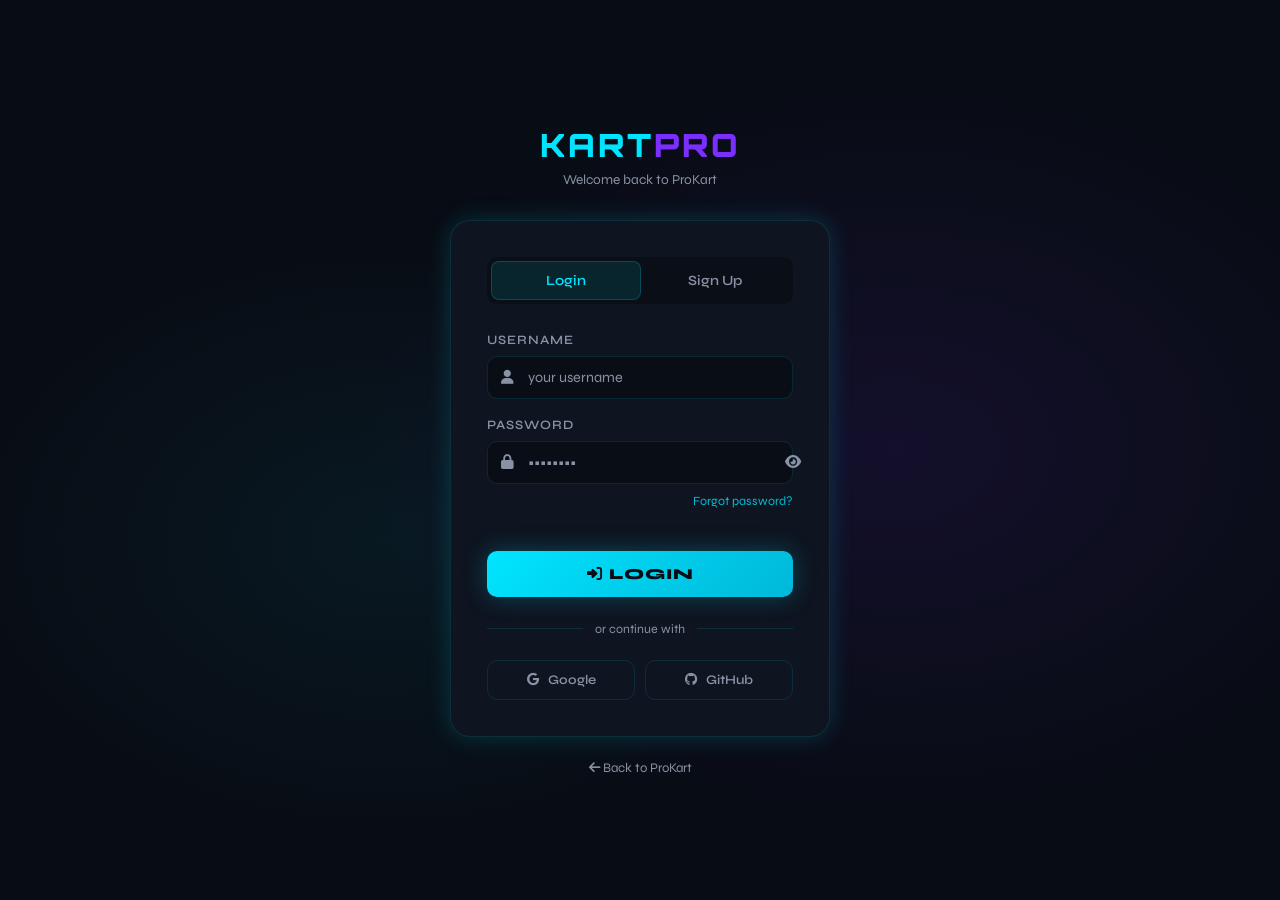
<file: login.html>
<!DOCTYPE html>
<html lang="en">
<head>
<meta charset="UTF-8">
<meta name="viewport" content="width=device-width, initial-scale=1.0">
<title>ProKart - Login</title>
<link href="https://fonts.googleapis.com/css2?family=Orbitron:wght@400;700;900&family=Syne:wght@400;500;600;700&display=swap" rel="stylesheet">
<link rel="stylesheet" href="https://cdnjs.cloudflare.com/ajax/libs/font-awesome/6.5.0/css/all.min.css">
<style>
  :root {
    --bg-dark: #080c14;
    --bg-card: #0e1420;
    --accent: #00e5ff;
    --accent2: #7b2fff;
    --text: #e8eaf6;
    --text-muted: #8892a4;
    --border: rgba(0,229,255,0.12);
    --glow: 0 0 24px rgba(0,229,255,0.18);
  }
  * { margin: 0; padding: 0; box-sizing: border-box; }
  body { background: var(--bg-dark); color: var(--text); font-family: 'Syne', sans-serif; min-height: 100vh; display: flex; align-items: center; justify-content: center; background-image: radial-gradient(ellipse 60% 60% at 70% 50%, rgba(123,47,255,0.1) 0%, transparent 70%), radial-gradient(ellipse 50% 50% at 30% 60%, rgba(0,229,255,0.06) 0%, transparent 70%); }
  .login-wrapper { width: 100%; max-width: 420px; padding: 20px; }
  .brand { text-align: center; margin-bottom: 32px; }
  .brand-name { font-family: 'Orbitron', monospace; font-weight: 900; font-size: 2rem; color: var(--accent); letter-spacing: 3px; text-decoration: none; display: block; }
  .brand-name span { color: var(--accent2); }
  .brand-sub { color: var(--text-muted); font-size: 0.85rem; margin-top: 6px; }
  .card { background: var(--bg-card); border: 1px solid var(--border); border-radius: 20px; padding: 36px; box-shadow: var(--glow); }
  .tabs { display: flex; background: rgba(0,0,0,0.3); border-radius: 10px; padding: 4px; margin-bottom: 28px; }
  .tab { flex: 1; padding: 10px; border: none; background: transparent; color: var(--text-muted); font-family: 'Syne', sans-serif; font-weight: 600; font-size: 0.88rem; cursor: pointer; border-radius: 8px; transition: all 0.2s; }
  .tab.active { background: rgba(0,229,255,0.1); color: var(--accent); border: 1px solid rgba(0,229,255,0.2); }
  .form-group { margin-bottom: 18px; }
  .form-label { display: block; font-size: 0.8rem; font-weight: 600; color: var(--text-muted); letter-spacing: 1px; text-transform: uppercase; margin-bottom: 8px; }
  .input-wrap { position: relative; }
  .input-wrap i { position: absolute; left: 14px; top: 50%; transform: translateY(-50%); color: var(--text-muted); font-size: 0.9rem; }
  .form-input { width: 100%; background: rgba(0,0,0,0.3); border: 1px solid var(--border); border-radius: 10px; padding: 12px 14px 12px 40px; color: var(--text); font-family: 'Syne', sans-serif; font-size: 0.9rem; outline: none; transition: all 0.2s; }
  .form-input:focus { border-color: rgba(0,229,255,0.4); box-shadow: 0 0 16px rgba(0,229,255,0.1); }
  .form-input::placeholder { color: var(--text-muted); }
  .forgot { text-align: right; margin-top: 6px; }
  .forgot a { color: var(--accent); font-size: 0.78rem; text-decoration: none; opacity: 0.8; }
  .btn-submit { width: 100%; background: linear-gradient(135deg, var(--accent), #00b8d9); color: var(--bg-dark); border: none; border-radius: 10px; padding: 14px; font-family: 'Syne', sans-serif; font-weight: 800; font-size: 0.95rem; letter-spacing: 1px; cursor: pointer; margin-top: 24px; box-shadow: 0 0 24px rgba(0,229,255,0.25); transition: all 0.2s; text-transform: uppercase; }
  .btn-submit:hover { transform: translateY(-2px); box-shadow: 0 0 40px rgba(0,229,255,0.4); }
  .btn-submit:disabled { opacity: 0.6; cursor: not-allowed; transform: none; }
  /* Password toggle */
  .pw-toggle {
    position: absolute; right: 14px; top: 50%;
    transform: translateY(-50%);
    background: none; border: none;
    color: var(--text-muted); cursor: pointer;
    font-size: 0.88rem; padding: 2px 4px;
    transition: color 0.2s;
  }
  .pw-toggle:hover { color: var(--accent); }
  .input-wrap .form-input { padding-right: 40px; }
  /* Strength meter */
  .strength-bar {
    display: flex; gap: 4px; margin-top: 8px;
  }
  .strength-seg {
    flex: 1; height: 3px; border-radius: 2px;
    background: var(--border);
    transition: background 0.3s;
  }
  .strength-label {
    font-size: 0.72rem; font-weight: 700;
    margin-top: 5px; transition: color 0.3s;
  }
  .divider { display: flex; align-items: center; gap: 12px; margin: 24px 0; color: var(--text-muted); font-size: 0.78rem; }
  .divider::before, .divider::after { content: ''; flex: 1; height: 1px; background: var(--border); }
  .social-btns { display: flex; gap: 10px; }
  .btn-social { flex: 1; background: transparent; border: 1px solid var(--border); border-radius: 10px; padding: 11px; color: var(--text-muted); font-family: 'Syne', sans-serif; font-size: 0.82rem; font-weight: 600; cursor: pointer; display: flex; align-items: center; justify-content: center; gap: 8px; transition: all 0.2s; }
  .btn-social:hover { border-color: rgba(0,229,255,0.3); color: var(--text); }
  .error-msg { background: rgba(229,57,53,0.1); border: 1px solid rgba(229,57,53,0.3); color: #ef5350; border-radius: 8px; padding: 10px 14px; font-size: 0.82rem; margin-bottom: 16px; display: none; }
  .success-msg { background: rgba(0,229,255,0.08); border: 1px solid rgba(0,229,255,0.2); color: var(--accent); border-radius: 8px; padding: 10px 14px; font-size: 0.82rem; margin-bottom: 16px; display: none; }
  .back-home { text-align: center; margin-top: 20px; }
  .back-home a { color: var(--text-muted); font-size: 0.82rem; text-decoration: none; transition: color 0.2s; }
  .back-home a:hover { color: var(--accent); }
  .form-section { display: none; }
  .form-section.active { display: block; }
</style>
</head>
<body>
<div class="login-wrapper">
  <div class="brand">
    <a href="index.html" class="brand-name">KART<span>PRO</span></a>
    <p class="brand-sub">Welcome back to ProKart</p>
  </div>
  <div class="card">
    <div class="tabs">
      <button class="tab active" onclick="switchTab('login')">Login</button>
      <button class="tab" onclick="switchTab('signup')">Sign Up</button>
    </div>
    <div class="error-msg" id="errorMsg"></div>
    <div class="success-msg" id="successMsg"></div>
    <div class="form-section active" id="loginForm">
      <div class="form-group">
        <label class="form-label">Username</label>
        <div class="input-wrap">
          <i class="fas fa-user"></i>
          <input type="text" class="form-input" id="loginEmail" placeholder="your username">
        </div>
      </div>
      <div class="form-group">
        <label class="form-label">Password</label>
        <div class="input-wrap">
          <i class="fas fa-lock"></i>
          <input type="password" class="form-input" id="loginPassword" placeholder="••••••••"
            onkeydown="if(event.key==='Enter')handleLogin()">
          <button type="button" class="pw-toggle" onclick="togglePw('loginPassword', this)" tabindex="-1">
            <i class="fas fa-eye"></i>
          </button>
        </div>
        <div class="forgot"><a href="#">Forgot password?</a></div>
      </div>
      <button class="btn-submit" id="loginBtn" onclick="handleLogin()">
        <i class="fas fa-sign-in-alt"></i> Login
      </button>
      <div class="divider">or continue with</div>
      <div class="social-btns">
        <button class="btn-social"><i class="fab fa-google"></i> Google</button>
        <button class="btn-social"><i class="fab fa-github"></i> GitHub</button>
      </div>
    </div>
    <div class="form-section" id="signupForm">
      <div class="form-group">
        <label class="form-label">Full Name</label>
        <div class="input-wrap">
          <i class="fas fa-user"></i>
          <input type="text" class="form-input" id="signupName" placeholder="Mujahid Shaikh">
        </div>
      </div>
      <div class="form-group">
        <label class="form-label">Username</label>
        <div class="input-wrap">
          <i class="fas fa-at"></i>
          <input type="text" class="form-input" id="signupEmail" placeholder="your username">
        </div>
      </div>
      <div class="form-group">
        <label class="form-label">Password</label>
        <div class="input-wrap">
          <i class="fas fa-lock"></i>
          <input type="password" class="form-input" id="signupPassword" placeholder="••••••••"
            oninput="checkStrength(this.value)">
          <button type="button" class="pw-toggle" onclick="togglePw('signupPassword', this)" tabindex="-1">
            <i class="fas fa-eye"></i>
          </button>
        </div>
        <div class="strength-bar">
          <div class="strength-seg" id="seg1"></div>
          <div class="strength-seg" id="seg2"></div>
          <div class="strength-seg" id="seg3"></div>
          <div class="strength-seg" id="seg4"></div>
        </div>
        <div class="strength-label" id="strengthLabel" style="color:var(--text-muted)"></div>
      </div>
      <button class="btn-submit" id="signupBtn" onclick="handleSignup()">
        <i class="fas fa-user-plus"></i> Create Account
      </button>
      <div class="divider">or continue with</div>
      <div class="social-btns">
        <button class="btn-social"><i class="fab fa-google"></i> Google</button>
        <button class="btn-social"><i class="fab fa-github"></i> GitHub</button>
      </div>
    </div>
  </div>
  <div class="back-home">
    <a href="index.html"><i class="fas fa-arrow-left"></i> Back to ProKart</a>
  </div>
</div>
<script>
const API_BASE = 'https://prokart-e-commerce.onrender.com';

// Password visibility toggle
function togglePw(inputId, btn) {
  const input = document.getElementById(inputId);
  const icon = btn.querySelector('i');
  if (input.type === 'password') {
    input.type = 'text';
    icon.className = 'fas fa-eye-slash';
  } else {
    input.type = 'password';
    icon.className = 'fas fa-eye';
  }
}

// Password strength checker
function checkStrength(pw) {
  const segs = [document.getElementById('seg1'), document.getElementById('seg2'),
                document.getElementById('seg3'), document.getElementById('seg4')];
  const label = document.getElementById('strengthLabel');
  if (!segs[0]) return;
  let score = 0;
  if (pw.length >= 6) score++;
  if (pw.length >= 10) score++;
  if (/[A-Z]/.test(pw) && /[0-9]/.test(pw)) score++;
  if (/[^A-Za-z0-9]/.test(pw)) score++;
  const colors = ['#ef5350','#ff9800','#ffc107','#00e676'];
  const labels = ['Weak','Fair','Good','Strong'];
  segs.forEach((seg, i) => {
    seg.style.background = i < score ? colors[score - 1] : 'var(--border)';
  });
  label.textContent = pw.length ? labels[score - 1] || '' : '';
  label.style.color = pw.length ? colors[score - 1] : 'var(--text-muted)';
}

function switchTab(tab) {
  document.querySelectorAll('.tab').forEach(t => t.classList.remove('active'));
  document.querySelectorAll('.form-section').forEach(f => f.classList.remove('active'));
  event.target.classList.add('active');
  document.getElementById(tab + 'Form').classList.add('active');
  hideMessages();
}

function showError(msg) {
  const el = document.getElementById('errorMsg');
  el.textContent = msg;
  el.style.display = 'block';
  document.getElementById('successMsg').style.display = 'none';
}

function showSuccess(msg) {
  const el = document.getElementById('successMsg');
  el.textContent = msg;
  el.style.display = 'block';
  document.getElementById('errorMsg').style.display = 'none';
}

function hideMessages() {
  document.getElementById('errorMsg').style.display = 'none';
  document.getElementById('successMsg').style.display = 'none';
}

async function handleLogin() {
  const username = document.getElementById('loginEmail').value.trim();
  const password = document.getElementById('loginPassword').value;

  if (!username || !password) { showError('Please fill in all fields!'); return; }

  const btn = document.getElementById('loginBtn');
  btn.disabled = true;
  btn.textContent = 'Logging in...';

  try {
    const response = await fetch(`${API_BASE}/api/login?username=${encodeURIComponent(username)}&password=${encodeURIComponent(password)}`, { method: 'POST' });
    const data = await response.json();

    if (response.ok) {
      localStorage.setItem('prokart_token', data.access_token);
      localStorage.setItem('prokart_user', username);
      showSuccess('Login successful! Redirecting...');
      setTimeout(() => window.location.href = 'index.html', 1500);
    } else {
      showError(data.detail || 'Invalid credentials!');
    }
  } catch(e) {
    showError('Server error! Try again.');
  } finally {
    btn.disabled = false;
    btn.innerHTML = '<i class="fas fa-sign-in-alt"></i> Login';
  }
}

async function handleSignup() {
  const name = document.getElementById('signupName').value.trim();
  const username = document.getElementById('signupEmail').value.trim();
  const password = document.getElementById('signupPassword').value;

  if (!name || !username || !password) { showError('Please fill in all fields!'); return; }
  if (password.length < 6) { showError('Password must be at least 6 characters!'); return; }

  const btn = document.getElementById('signupBtn');
  btn.disabled = true;
  btn.textContent = 'Creating account...';

  try {
    const response = await fetch(`${API_BASE}/api/signup?username=${encodeURIComponent(username)}&password=${encodeURIComponent(password)}`, { method: 'POST' });
    const data = await response.json();

    if (response.ok) {
      showSuccess('Account created! Please login now.');
      setTimeout(() => { document.querySelectorAll('.tab')[0].click(); }, 1500);
    } else {
      showError(data.detail || 'Signup failed!');
    }
  } catch(e) {
    showError('Server error! Try again.');
  } finally {
    btn.disabled = false;
    btn.innerHTML = '<i class="fas fa-user-plus"></i> Create Account';
  }
}
</script>
</body>
</html>
</file>
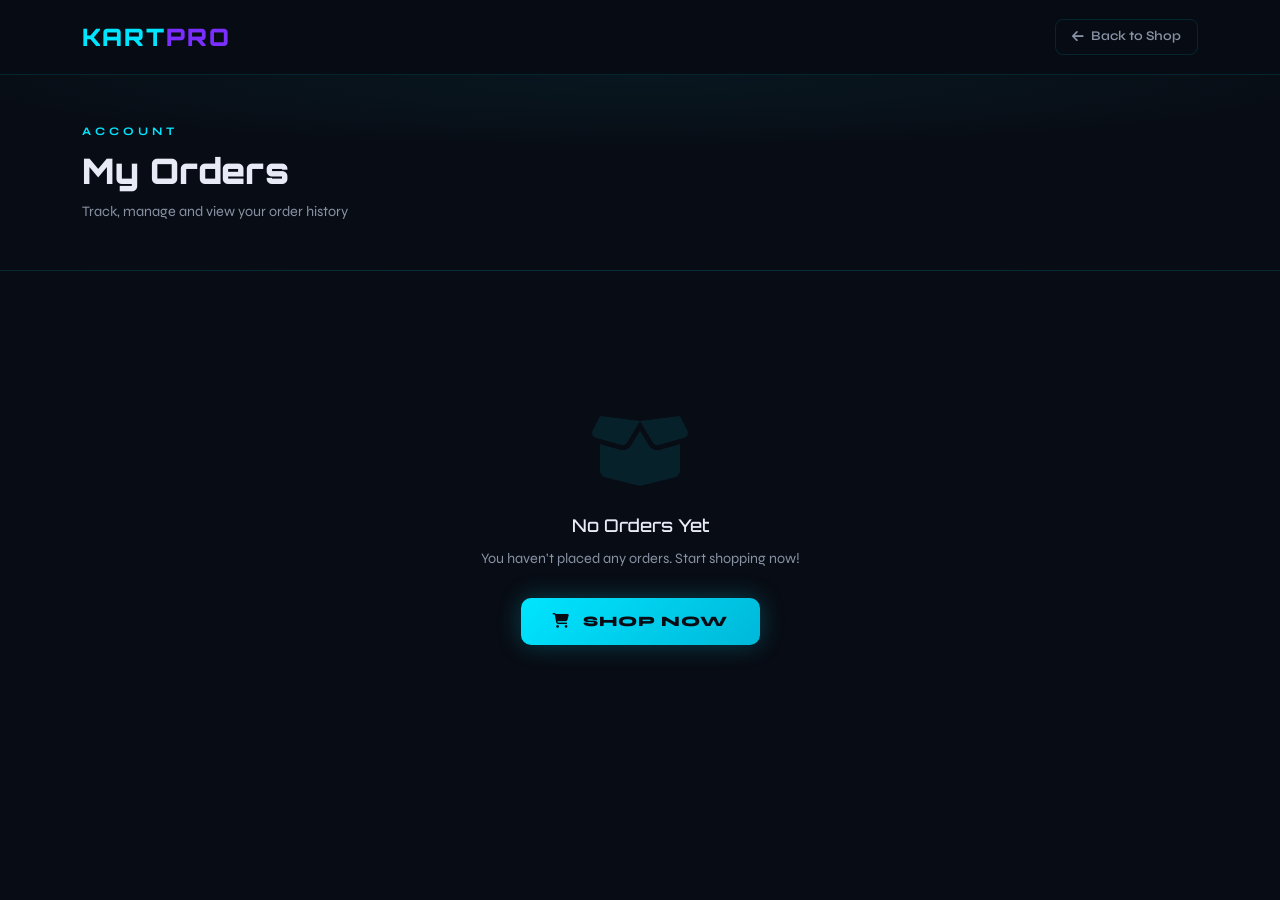
<file: orders.html>
<!DOCTYPE html>
<html lang="en">
<head>
<meta charset="UTF-8">
<meta name="viewport" content="width=device-width, initial-scale=1.0">
<title>My Orders — ProKart</title>

<link href="https://cdn.jsdelivr.net/npm/bootstrap@5.0.1/dist/css/bootstrap.min.css" rel="stylesheet">
<link rel="stylesheet" href="https://cdnjs.cloudflare.com/ajax/libs/font-awesome/6.5.0/css/all.min.css">
<link href="https://fonts.googleapis.com/css2?family=Orbitron:wght@400;700;900&family=Syne:wght@400;500;600;700&display=swap" rel="stylesheet">

<style>
  :root {
    --bg-dark: #080c14;
    --bg-card: #0e1420;
    --bg-card2: #111827;
    --accent: #00e5ff;
    --accent2: #7b2fff;
    --text: #e8eaf6;
    --text-muted: #8892a4;
    --border: rgba(0,229,255,0.12);
    --glow: 0 0 24px rgba(0,229,255,0.18);
    --success: #00e676;
    --error: #ef5350;
    --warning: #ffc107;
  }

  * { margin: 0; padding: 0; box-sizing: border-box; }
  body { background: var(--bg-dark); color: var(--text); font-family: 'Syne', sans-serif; min-height: 100vh; }
  ::-webkit-scrollbar { width: 6px; }
  ::-webkit-scrollbar-track { background: var(--bg-dark); }
  ::-webkit-scrollbar-thumb { background: var(--accent); border-radius: 3px; }

  /* NAVBAR */
  .navbar {
    background: rgba(8,12,20,0.95);
    backdrop-filter: blur(16px);
    border-bottom: 1px solid var(--border);
    padding: 14px 0;
    position: sticky; top: 0; z-index: 1000;
  }
  .navbar-brand {
    font-family: 'Orbitron', monospace;
    font-weight: 900; font-size: 1.5rem;
    color: var(--accent) !important;
    letter-spacing: 2px; text-decoration: none;
  }
  .navbar-brand span { color: var(--accent2); }
  .back-btn {
    background: transparent;
    border: 1.5px solid var(--border);
    color: var(--text-muted); border-radius: 8px;
    padding: 7px 16px; font-family: 'Syne', sans-serif;
    font-weight: 600; font-size: 0.83rem; cursor: pointer;
    transition: all 0.2s; text-decoration: none;
    display: inline-flex; align-items: center; gap: 7px;
  }
  .back-btn:hover { border-color: var(--accent); color: var(--accent); }

  /* PAGE HEADER */
  .page-header {
    padding: 48px 0 32px;
    border-bottom: 1px solid var(--border);
    margin-bottom: 40px;
    background: radial-gradient(ellipse 60% 40% at 50% 0%, rgba(0,229,255,0.05), transparent);
  }
  .page-tag {
    font-size: 0.72rem; font-weight: 700;
    letter-spacing: 4px; text-transform: uppercase;
    color: var(--accent); margin-bottom: 10px; display: block;
  }
  .page-title {
    font-family: 'Orbitron', monospace;
    font-size: clamp(1.6rem, 3vw, 2.2rem);
    font-weight: 900; margin-bottom: 8px;
  }
  .page-sub { color: var(--text-muted); font-size: 0.9rem; }

  /* FILTER TABS */
  .filter-tabs {
    display: flex; gap: 10px; flex-wrap: wrap;
    margin-bottom: 28px;
  }
  .tab-btn {
    background: transparent;
    border: 1px solid var(--border);
    color: var(--text-muted); border-radius: 8px;
    padding: 8px 20px; font-family: 'Syne', sans-serif;
    font-size: 0.8rem; font-weight: 600;
    letter-spacing: 1px; cursor: pointer;
    transition: all 0.2s; text-transform: uppercase;
  }
  .tab-btn:hover, .tab-btn.active {
    background: rgba(0,229,255,0.08);
    border-color: var(--accent); color: var(--accent);
  }

  /* ORDER CARD */
  .order-card {
    background: var(--bg-card);
    border: 1px solid var(--border);
    border-radius: 20px;
    margin-bottom: 20px;
    overflow: hidden;
    transition: all 0.3s;
    animation: fadeUp 0.4s ease forwards;
    opacity: 0;
  }
  @keyframes fadeUp {
    from { opacity: 0; transform: translateY(16px); }
    to { opacity: 1; transform: translateY(0); }
  }
  .order-card:hover { border-color: rgba(0,229,255,0.25); box-shadow: var(--glow); }

  /* ORDER HEADER */
  .order-header {
    display: flex; align-items: center;
    justify-content: space-between;
    flex-wrap: wrap; gap: 12px;
    padding: 22px 28px;
    border-bottom: 1px solid var(--border);
    background: rgba(0,229,255,0.02);
  }
  .order-id {
    font-family: 'Orbitron', monospace;
    font-size: 0.9rem; font-weight: 700;
    color: var(--accent);
  }
  .order-meta {
    display: flex; align-items: center;
    gap: 20px; flex-wrap: wrap;
  }
  .order-meta-item {
    display: flex; align-items: center;
    gap: 6px; font-size: 0.78rem;
    color: var(--text-muted);
  }
  .order-meta-item i { color: var(--accent2); font-size: 0.75rem; }

  /* STATUS BADGE */
  .status-badge {
    display: inline-flex; align-items: center;
    gap: 6px; padding: 5px 14px;
    border-radius: 20px; font-size: 0.72rem;
    font-weight: 700; letter-spacing: 1px;
    text-transform: uppercase;
  }
  .status-badge::before {
    content: ''; width: 6px; height: 6px;
    border-radius: 50%; background: currentColor;
    animation: pulse-dot 1.5s infinite;
  }
  @keyframes pulse-dot {
    0%, 100% { opacity: 1; }
    50% { opacity: 0.4; }
  }
  .status-confirmed {
    background: rgba(0,230,118,0.1);
    border: 1px solid rgba(0,230,118,0.25);
    color: var(--success);
  }
  .status-processing {
    background: rgba(255,193,7,0.1);
    border: 1px solid rgba(255,193,7,0.25);
    color: var(--warning);
  }
  .status-shipped {
    background: rgba(0,229,255,0.1);
    border: 1px solid rgba(0,229,255,0.25);
    color: var(--accent);
  }
  .status-delivered {
    background: rgba(123,47,255,0.1);
    border: 1px solid rgba(123,47,255,0.25);
    color: var(--accent2);
  }
  .status-cancelled {
    background: rgba(239,83,80,0.1);
    border: 1px solid rgba(239,83,80,0.25);
    color: var(--error);
  }

  /* ORDER BODY */
  .order-body { padding: 24px 28px; }

  /* ITEMS LIST */
  .order-items-list { margin-bottom: 20px; }
  .order-item-row {
    display: flex; align-items: center;
    gap: 14px; padding: 12px 0;
    border-bottom: 1px solid rgba(0,229,255,0.04);
  }
  .order-item-row:last-child { border-bottom: none; }
  .item-thumb {
    width: 52px; height: 52px;
    background: linear-gradient(135deg, #0a1020, #111827);
    border-radius: 10px;
    border: 1px solid var(--border);
    display: flex; align-items: center; justify-content: center;
    font-size: 1.6rem; flex-shrink: 0;
    overflow: hidden;
  }
  .item-thumb img { width: 100%; height: 100%; object-fit: cover; }
  .item-details { flex: 1; }
  .item-name { font-weight: 700; font-size: 0.88rem; margin-bottom: 3px; }
  .item-qty { color: var(--text-muted); font-size: 0.75rem; }
  .item-price {
    font-family: 'Orbitron', monospace;
    font-size: 0.88rem; font-weight: 700;
    color: var(--accent); flex-shrink: 0;
  }

  /* Collapsed items */
  .items-collapsed { display: none; }
  .items-collapsed.show { display: block; }
  .show-more-btn {
    background: none; border: none;
    color: var(--accent); font-size: 0.78rem;
    font-weight: 700; cursor: pointer;
    font-family: 'Syne', sans-serif;
    padding: 4px 0; letter-spacing: 1px;
    transition: opacity 0.2s;
  }
  .show-more-btn:hover { opacity: 0.7; }

  /* ORDER FOOTER */
  .order-footer {
    display: flex; align-items: center;
    justify-content: space-between;
    flex-wrap: wrap; gap: 14px;
    padding: 18px 28px;
    border-top: 1px solid var(--border);
    background: rgba(0,0,0,0.15);
  }
  .order-total-label { color: var(--text-muted); font-size: 0.82rem; }
  .order-total-price {
    font-family: 'Orbitron', monospace;
    font-size: 1.1rem; font-weight: 900; color: var(--accent);
  }
  .order-actions { display: flex; gap: 10px; flex-wrap: wrap; }

  .btn-action {
    border-radius: 8px; padding: 8px 18px;
    font-family: 'Syne', sans-serif;
    font-weight: 700; font-size: 0.78rem;
    letter-spacing: 1px; cursor: pointer;
    transition: all 0.2s; text-transform: uppercase;
    display: inline-flex; align-items: center; gap: 6px;
  }
  .btn-cancel {
    background: transparent;
    border: 1.5px solid rgba(239,83,80,0.4);
    color: var(--error);
  }
  .btn-cancel:hover {
    background: rgba(239,83,80,0.08);
    border-color: var(--error);
  }
  .btn-track {
    background: rgba(0,229,255,0.08);
    border: 1.5px solid rgba(0,229,255,0.3);
    color: var(--accent);
  }
  .btn-track:hover { background: rgba(0,229,255,0.15); }
  .btn-reorder {
    background: transparent;
    border: 1.5px solid var(--border);
    color: var(--text-muted);
  }
  .btn-reorder:hover { border-color: var(--accent2); color: var(--accent2); }

  /* DELIVERY PROGRESS */
  .delivery-progress {
    margin: 0 0 20px;
    padding: 20px;
    background: rgba(0,229,255,0.03);
    border: 1px solid var(--border);
    border-radius: 12px;
  }
  .progress-steps {
    display: flex; align-items: center;
    justify-content: space-between;
    position: relative;
  }
  .progress-steps::before {
    content: ''; position: absolute;
    top: 18px; left: 18px; right: 18px;
    height: 2px; background: var(--border); z-index: 0;
  }
  .progress-fill {
    position: absolute;
    top: 18px; left: 18px;
    height: 2px; background: var(--accent);
    z-index: 1; transition: width 0.5s ease;
  }
  .prog-step {
    display: flex; flex-direction: column;
    align-items: center; gap: 8px;
    position: relative; z-index: 2;
  }
  .prog-dot {
    width: 36px; height: 36px;
    border-radius: 50%;
    border: 2px solid var(--border);
    background: var(--bg-card);
    display: flex; align-items: center; justify-content: center;
    font-size: 0.8rem; color: var(--text-muted);
    transition: all 0.3s;
  }
  .prog-step.done .prog-dot {
    border-color: var(--success);
    background: rgba(0,230,118,0.1);
    color: var(--success);
  }
  .prog-step.active .prog-dot {
    border-color: var(--accent);
    background: rgba(0,229,255,0.1);
    color: var(--accent);
    box-shadow: 0 0 12px rgba(0,229,255,0.3);
  }
  .prog-label {
    font-size: 0.65rem; font-weight: 700;
    letter-spacing: 1px; text-transform: uppercase;
    color: var(--text-muted); text-align: center;
  }
  .prog-step.done .prog-label,
  .prog-step.active .prog-label { color: var(--accent); }

  /* EMPTY STATE */
  .empty-orders {
    text-align: center; padding: 100px 20px;
    color: var(--text-muted);
  }
  .empty-orders-icon {
    font-size: 5rem; color: rgba(0,229,255,0.1);
    display: block; margin-bottom: 24px;
  }
  .empty-orders h4 {
    font-family: 'Orbitron', monospace;
    font-size: 1.1rem; color: var(--text);
    margin-bottom: 12px;
  }
  .empty-orders p { font-size: 0.9rem; margin-bottom: 28px; }
  .btn-shop {
    background: linear-gradient(135deg, var(--accent), #00b8d9);
    border: none; border-radius: 10px;
    padding: 13px 32px; color: var(--bg-dark);
    font-family: 'Syne', sans-serif;
    font-weight: 800; font-size: 0.9rem;
    cursor: pointer; letter-spacing: 1px;
    text-transform: uppercase; text-decoration: none;
    display: inline-block;
    box-shadow: 0 0 24px rgba(0,229,255,0.25);
    transition: all 0.2s;
  }
  .btn-shop:hover { transform: translateY(-2px); color: var(--bg-dark); }

  /* CANCEL MODAL */
  .modal-overlay {
    position: fixed; inset: 0;
    background: rgba(0,0,0,0.75);
    z-index: 9998; display: none;
    align-items: center; justify-content: center;
    padding: 20px;
  }
  .modal-overlay.show { display: flex; }
  .modal-box {
    background: var(--bg-card2);
    border: 1px solid rgba(239,83,80,0.25);
    border-radius: 20px; padding: 36px;
    max-width: 440px; width: 100%;
    animation: pop-in 0.3s cubic-bezier(0.175,0.885,0.32,1.275);
  }
  @keyframes pop-in {
    from { transform: scale(0.85); opacity: 0; }
    to { transform: scale(1); opacity: 1; }
  }
  .modal-icon {
    width: 64px; height: 64px; border-radius: 50%;
    background: rgba(239,83,80,0.1);
    border: 2px solid rgba(239,83,80,0.3);
    display: flex; align-items: center; justify-content: center;
    font-size: 1.6rem; color: var(--error);
    margin: 0 auto 20px;
  }
  .modal-title {
    font-family: 'Orbitron', monospace;
    font-size: 1rem; font-weight: 700;
    text-align: center; margin-bottom: 10px;
  }
  .modal-sub {
    color: var(--text-muted); font-size: 0.85rem;
    text-align: center; line-height: 1.6; margin-bottom: 24px;
  }
  .modal-order-id {
    background: rgba(239,83,80,0.05);
    border: 1px solid rgba(239,83,80,0.15);
    border-radius: 8px; padding: 10px 16px;
    font-family: 'Orbitron', monospace;
    font-size: 0.8rem; color: var(--error);
    text-align: center; margin-bottom: 20px;
  }
  .cancel-reason {
    width: 100%;
    background: var(--bg-card);
    border: 1px solid var(--border);
    border-radius: 10px; padding: 12px 14px;
    color: var(--text); font-family: 'Syne', sans-serif;
    font-size: 0.85rem; outline: none;
    margin-bottom: 20px;
  }
  .cancel-reason:focus { border-color: var(--error); }
  .modal-actions { display: flex; gap: 12px; }
  .btn-modal-cancel {
    flex: 1; background: linear-gradient(135deg, #ef5350, #c62828);
    border: none; border-radius: 10px; padding: 13px;
    color: #fff; font-family: 'Syne', sans-serif;
    font-weight: 800; font-size: 0.85rem; cursor: pointer;
    letter-spacing: 1px; text-transform: uppercase;
    transition: all 0.2s;
  }
  .btn-modal-cancel:hover { opacity: 0.9; transform: translateY(-1px); }
  .btn-modal-keep {
    flex: 1; background: transparent;
    border: 1.5px solid var(--border);
    border-radius: 10px; padding: 13px;
    color: var(--text-muted); font-family: 'Syne', sans-serif;
    font-weight: 700; font-size: 0.85rem; cursor: pointer;
    text-transform: uppercase; transition: all 0.2s;
  }
  .btn-modal-keep:hover { border-color: var(--accent); color: var(--accent); }

  /* STATS BAR */
  .stats-bar {
    display: flex; gap: 16px; flex-wrap: wrap;
    margin-bottom: 32px;
  }
  .stat-pill {
    background: var(--bg-card);
    border: 1px solid var(--border);
    border-radius: 10px; padding: 12px 20px;
    display: flex; align-items: center; gap: 10px;
    flex: 1; min-width: 120px;
  }
  .stat-pill i { color: var(--accent); font-size: 1rem; }
  .stat-pill-num {
    font-family: 'Orbitron', monospace;
    font-size: 1.1rem; font-weight: 700; color: var(--accent);
  }
  .stat-pill-label { color: var(--text-muted); font-size: 0.72rem; letter-spacing: 1px; text-transform: uppercase; }

  /* Toast */
  .toast-msg {
    position: fixed; bottom: 28px; left: 50%;
    transform: translateX(-50%) translateY(80px);
    background: rgba(0,229,255,0.12);
    border: 1px solid rgba(0,229,255,0.3);
    color: var(--accent); padding: 12px 26px;
    border-radius: 8px; font-weight: 700; font-size: 0.85rem;
    z-index: 9999; transition: transform 0.35s;
    pointer-events: none; backdrop-filter: blur(10px);
  }
  .toast-msg.show { transform: translateX(-50%) translateY(0); }

  /* Search bar */
  .orders-search-wrap {
    position: relative;
    max-width: 400px;
    margin-bottom: 24px;
  }
  .orders-search-wrap i {
    position: absolute; left: 14px; top: 50%;
    transform: translateY(-50%);
    color: var(--text-muted); font-size: 0.85rem;
    pointer-events: none;
  }
  .orders-search-wrap input {
    width: 100%;
    background: var(--bg-card);
    border: 1px solid var(--border);
    border-radius: 10px;
    padding: 11px 14px 11px 38px;
    color: var(--text);
    font-family: 'Syne', sans-serif;
    font-size: 0.88rem;
    outline: none;
    transition: border-color 0.2s, box-shadow 0.2s;
  }
  .orders-search-wrap input:focus {
    border-color: var(--accent);
    box-shadow: 0 0 0 3px rgba(0,229,255,0.08);
  }
  .orders-search-wrap input::placeholder { color: var(--text-muted); }

  /* Back to top */
  #backToTop {
    position: fixed; bottom: 28px; right: 28px;
    width: 46px; height: 46px;
    background: linear-gradient(135deg, var(--accent), #00b8d9);
    color: var(--bg-dark);
    border: none; border-radius: 12px;
    font-size: 1.1rem; cursor: pointer;
    box-shadow: 0 0 20px rgba(0,229,255,0.3);
    transition: all 0.3s;
    opacity: 0; pointer-events: none;
    z-index: 1500;
    display: flex; align-items: center; justify-content: center;
  }
  #backToTop.visible { opacity: 1; pointer-events: all; }
  #backToTop:hover { transform: translateY(-3px); }

  @media (max-width: 768px) {
    .order-header { padding: 16px 18px; }
    .order-body { padding: 18px 18px; }
    .order-footer { padding: 14px 18px; }
    .progress-steps::before { top: 14px; }
    .progress-fill { top: 14px; }
    .prog-dot { width: 28px; height: 28px; font-size: 0.7rem; }
    .prog-label { display: none; }
  }
</style>
</head>
<body>

<!-- NAVBAR -->
<nav class="navbar">
  <div class="container d-flex align-items-center justify-content-between">
    <a class="navbar-brand" href="index.html">KART<span>PRO</span></a>
    <a class="back-btn" href="index.html">
      <i class="fas fa-arrow-left"></i> Back to Shop
    </a>
  </div>
</nav>

<!-- PAGE HEADER -->
<div class="page-header">
  <div class="container">
    <span class="page-tag">Account</span>
    <h1 class="page-title">My Orders</h1>
    <p class="page-sub">Track, manage and view your order history</p>
  </div>
</div>

<div class="container pb-5">

  <!-- STATS BAR -->
  <div class="stats-bar" id="statsBar" style="display:none">
    <div class="stat-pill">
      <i class="fas fa-box"></i>
      <div>
        <div class="stat-pill-num" id="statTotal">0</div>
        <div class="stat-pill-label">Total Orders</div>
      </div>
    </div>
    <div class="stat-pill">
      <i class="fas fa-check-circle" style="color:var(--success)"></i>
      <div>
        <div class="stat-pill-num" id="statDelivered" style="color:var(--success)">0</div>
        <div class="stat-pill-label">Delivered</div>
      </div>
    </div>
    <div class="stat-pill">
      <i class="fas fa-clock" style="color:var(--warning)"></i>
      <div>
        <div class="stat-pill-num" id="statActive" style="color:var(--warning)">0</div>
        <div class="stat-pill-label">Active</div>
      </div>
    </div>
    <div class="stat-pill">
      <i class="fas fa-times-circle" style="color:var(--error)"></i>
      <div>
        <div class="stat-pill-num" id="statCancelled" style="color:var(--error)">0</div>
        <div class="stat-pill-label">Cancelled</div>
      </div>
    </div>
  </div>

  <!-- SEARCH BAR -->
  <div class="orders-search-wrap" id="ordersSearchWrap" style="display:none">
    <i class="fas fa-search"></i>
    <input type="text" id="ordersSearch" placeholder="Search by Order ID or product…" oninput="liveSearchOrders(this.value)">
  </div>

  <!-- FILTER TABS -->
  <div class="filter-tabs" id="filterTabs" style="display:none">
    <button class="tab-btn active" onclick="filterOrders('all', this)">All Orders</button>
    <button class="tab-btn" onclick="filterOrders('Confirmed', this)">Confirmed</button>
    <button class="tab-btn" onclick="filterOrders('Processing', this)">Processing</button>
    <button class="tab-btn" onclick="filterOrders('Shipped', this)">Shipped</button>
    <button class="tab-btn" onclick="filterOrders('Delivered', this)">Delivered</button>
    <button class="tab-btn" onclick="filterOrders('Cancelled', this)">Cancelled</button>
  </div>

  <!-- ORDERS LIST -->
  <div id="ordersList"></div>

</div>

<!-- CANCEL MODAL -->
<div class="modal-overlay" id="cancelModal">
  <div class="modal-box">
    <div class="modal-icon"><i class="fas fa-times"></i></div>
    <div class="modal-title">Cancel Order?</div>
    <p class="modal-sub">Are you sure you want to cancel this order? This action cannot be undone.</p>
    <div class="modal-order-id" id="modalOrderId">ORDER #PKT-000000</div>
    <select class="cancel-reason" id="cancelReason">
      <option value="">Select reason (optional)</option>
      <option>Changed my mind</option>
      <option>Found a better price elsewhere</option>
      <option>Ordered by mistake</option>
      <option>Delivery time too long</option>
      <option>Product no longer needed</option>
      <option>Other</option>
    </select>
    <div class="modal-actions">
      <button class="btn-modal-keep" onclick="closeModal()">
        <i class="fas fa-arrow-left me-1"></i> Keep Order
      </button>
      <button class="btn-modal-cancel" onclick="confirmCancel()">
        <i class="fas fa-times me-1"></i> Yes, Cancel
      </button>
    </div>
  </div>
</div>

<!-- Toast -->
<div class="toast-msg" id="toast"></div>

<!-- Back to Top -->
<button id="backToTop" onclick="window.scrollTo({top:0,behavior:'smooth'})" aria-label="Back to top"><i class="fas fa-arrow-up"></i></button>

<script>
let allOrders = [];
let cancelTargetId = null;

const STATUS_STEPS = {
  'Confirmed':  1,
  'Processing': 2,
  'Shipped':    3,
  'Delivered':  4,
  'Cancelled':  0
};

const PROG_STAGES = [
  { icon: 'fas fa-check-circle', label: 'Confirmed' },
  { icon: 'fas fa-cog', label: 'Processing' },
  { icon: 'fas fa-truck', label: 'Shipped' },
  { icon: 'fas fa-home', label: 'Delivered' },
];

// ── LOAD ORDERS ──────────────────────────────────────────
function loadOrders() {
  const raw = localStorage.getItem('prokart_orders');
  allOrders = raw ? JSON.parse(raw) : [];
  renderStats();
  renderOrders(allOrders);

  if (allOrders.length > 0) {
    document.getElementById('statsBar').style.display = 'flex';
    document.getElementById('filterTabs').style.display = 'flex';
    document.getElementById('ordersSearchWrap').style.display = 'block';
  }

  // Back to top
  const btt = document.getElementById('backToTop');
  if (btt) {
    window.addEventListener('scroll', () => {
      btt.classList.toggle('visible', window.scrollY > 300);
    }, { passive: true });
  }
}

// ── LIVE SEARCH ──────────────────────────────────────────
function liveSearchOrders(q) {
  q = q.toLowerCase().trim();
  if (!q) { renderOrders(allOrders); return; }
  const filtered = allOrders.filter(o => {
    const idMatch = (o.id || '').toLowerCase().includes(q);
    const itemMatch = (o.items || []).some(i => (i.name || '').toLowerCase().includes(q));
    return idMatch || itemMatch;
  });
  renderOrders(filtered);
}

// ── STATS ────────────────────────────────────────────────
function renderStats() {
  document.getElementById('statTotal').textContent = allOrders.length;
  document.getElementById('statDelivered').textContent = allOrders.filter(o => o.status === 'Delivered').length;
  document.getElementById('statActive').textContent = allOrders.filter(o => ['Confirmed','Processing','Shipped'].includes(o.status)).length;
  document.getElementById('statCancelled').textContent = allOrders.filter(o => o.status === 'Cancelled').length;
}

// ── RENDER ORDERS ────────────────────────────────────────
function renderOrders(orders) {
  const container = document.getElementById('ordersList');

  if (!orders || orders.length === 0) {
    container.innerHTML = `
      <div class="empty-orders">
        <i class="fas fa-box-open empty-orders-icon"></i>
        <h4>No Orders Yet</h4>
        <p>You haven't placed any orders. Start shopping now!</p>
        <a href="index.html#products" class="btn-shop">
          <i class="fas fa-shopping-cart me-2"></i> Shop Now
        </a>
      </div>`;
    return;
  }

  container.innerHTML = orders.map((order, idx) => buildOrderCard(order, idx)).join('');
}

function buildOrderCard(order, idx) {
  const statusClass = 'status-' + (order.status || 'confirmed').toLowerCase();
  const stepNum = STATUS_STEPS[order.status] || 1;
  const isCancelled = order.status === 'Cancelled';
  const canCancel = !isCancelled && order.status !== 'Delivered';

  // Items — show first 2, collapse rest
  const items = order.items || [];
  const firstTwo = items.slice(0, 2);
  const rest = items.slice(2);

  const itemsHtml = firstTwo.map(item => itemRow(item)).join('');
  const restHtml = rest.length > 0 ? `
    <div class="items-collapsed" id="rest-${order.id}">
      ${rest.map(item => itemRow(item)).join('')}
    </div>
    <button class="show-more-btn" onclick="toggleItems('${order.id}', this)">
      <i class="fas fa-chevron-down me-1"></i> +${rest.length} more item${rest.length > 1 ? 's' : ''}
    </button>` : '';

  // Delivery progress (skip if cancelled)
  const progressHtml = !isCancelled ? buildProgress(stepNum) : `
    <div style="background:rgba(239,83,80,0.05);border:1px solid rgba(239,83,80,0.15);border-radius:10px;padding:14px 18px;display:flex;align-items:center;gap:10px;margin-bottom:20px;">
      <i class="fas fa-times-circle" style="color:var(--error);font-size:1.1rem"></i>
      <div>
        <div style="font-weight:700;font-size:0.85rem;color:var(--error);">Order Cancelled</div>
        <div style="color:var(--text-muted);font-size:0.78rem;">${order.cancelReason ? 'Reason: ' + order.cancelReason : 'This order has been cancelled'}</div>
      </div>
    </div>`;

  const paymentIcon = { CARD:'fas fa-credit-card', UPI:'fas fa-mobile-alt', NETBANKING:'fas fa-university', COD:'fas fa-money-bill-wave' };

  return `
  <div class="order-card" style="animation-delay:${idx * 0.08}s">
    <div class="order-header">
      <div>
        <div class="order-id"><i class="fas fa-hashtag me-1" style="font-size:0.75rem"></i>${order.id || 'PKT-UNKNOWN'}</div>
        <div class="order-meta mt-2">
          <div class="order-meta-item"><i class="fas fa-calendar-alt"></i>${order.date || 'N/A'}</div>
          <div class="order-meta-item"><i class="${paymentIcon[order.payment] || 'fas fa-wallet'}"></i>${order.payment || 'N/A'}</div>
          <div class="order-meta-item"><i class="fas fa-box"></i>${(order.items || []).length} item${(order.items||[]).length !== 1 ? 's' : ''}</div>
        </div>
      </div>
      <span class="status-badge ${statusClass}">${order.status || 'Confirmed'}</span>
    </div>

    <div class="order-body">
      ${progressHtml}
      <div class="order-items-list">
        ${itemsHtml}
        ${restHtml}
      </div>
      ${order.address ? `<div style="display:flex;align-items:flex-start;gap:8px;padding:12px 0;border-top:1px solid rgba(0,229,255,0.05);">
        <i class="fas fa-map-marker-alt" style="color:var(--accent2);margin-top:2px;font-size:0.8rem;flex-shrink:0"></i>
        <span style="color:var(--text-muted);font-size:0.8rem;">${order.address}</span>
      </div>` : ''}
    </div>

    <div class="order-footer">
      <div>
        <div class="order-total-label">Total Paid</div>
        <div class="order-total-price">${order.total || '₹0'}</div>
      </div>
      <div class="order-actions">
        ${canCancel ? `<button class="btn-action btn-cancel" onclick="openCancelModal('${order.id}')">
          <i class="fas fa-times"></i> Cancel
        </button>` : ''}
        ${!isCancelled ? `<button class="btn-action btn-track" onclick="showToast('📦 Tracking info coming soon!')">
          <i class="fas fa-truck"></i> Track
        </button>` : ''}
        <button class="btn-action btn-reorder" onclick="reorder('${order.id}')">
          <i class="fas fa-redo"></i> Reorder
        </button>
      </div>
    </div>
  </div>`;
}

function itemRow(item) {
  const emoji = item.emoji || item.icon || '📦';
  const imgHtml = item.image
    ? `<img src="${item.image}" style="width:100%;height:100%;object-fit:cover;border-radius:8px" onerror="this.parentElement.textContent='${emoji}'">`
    : emoji;
  return `
    <div class="order-item-row">
      <div class="item-thumb">${imgHtml}</div>
      <div class="item-details">
        <div class="item-name">${item.name || item.title || 'Product'}</div>
        <div class="item-qty">Qty: ${item.quantity || item.qty || 1}</div>
      </div>
      <div class="item-price">₹${formatPrice((item.price||0) * (item.quantity||item.qty||1))}</div>
    </div>`;
}

function buildProgress(stepNum) {
  const fillPct = ((stepNum - 1) / 3) * 100;
  const stepsHtml = PROG_STAGES.map((s, i) => {
    const cls = i < stepNum - 1 ? 'done' : (i === stepNum - 1 ? 'active' : '');
    return `<div class="prog-step ${cls}">
      <div class="prog-dot"><i class="${s.icon}"></i></div>
      <div class="prog-label">${s.label}</div>
    </div>`;
  }).join('');

  return `
    <div class="delivery-progress">
      <div class="progress-steps">
        <div class="progress-fill" style="width:calc(${fillPct}% - 0px)"></div>
        ${stepsHtml}
      </div>
    </div>`;
}

// ── TOGGLE ITEMS ─────────────────────────────────────────
function toggleItems(orderId, btn) {
  const el = document.getElementById('rest-' + orderId);
  el.classList.toggle('show');
  btn.innerHTML = el.classList.contains('show')
    ? '<i class="fas fa-chevron-up me-1"></i> Show less'
    : `<i class="fas fa-chevron-down me-1"></i> +${el.children.length} more item${el.children.length > 1 ? 's' : ''}`;
}

// ── FILTER ────────────────────────────────────────────────
function filterOrders(status, btn) {
  document.querySelectorAll('.tab-btn').forEach(b => b.classList.remove('active'));
  btn.classList.add('active');
  const filtered = status === 'all' ? allOrders : allOrders.filter(o => o.status === status);
  renderOrders(filtered);
}

// ── CANCEL MODAL ─────────────────────────────────────────
function openCancelModal(orderId) {
  cancelTargetId = orderId;
  document.getElementById('modalOrderId').textContent = 'ORDER #' + orderId;
  document.getElementById('cancelReason').value = '';
  document.getElementById('cancelModal').classList.add('show');
}
function closeModal() {
  document.getElementById('cancelModal').classList.remove('show');
  cancelTargetId = null;
}
function confirmCancel() {
  if (!cancelTargetId) return;
  const reason = document.getElementById('cancelReason').value;
  allOrders = allOrders.map(o => {
    if (o.id === cancelTargetId) {
      return { ...o, status: 'Cancelled', cancelReason: reason || 'Not specified' };
    }
    return o;
  });
  localStorage.setItem('prokart_orders', JSON.stringify(allOrders));
  closeModal();
  renderStats();
  renderOrders(allOrders);
  showToast('❌ Order cancelled successfully');
}

// ── REORDER ───────────────────────────────────────────────
function reorder(orderId) {
  const order = allOrders.find(o => o.id === orderId);
  if (!order || !order.items) { showToast('⚠️ Could not reorder'); return; }
  localStorage.setItem('prokart_cart', JSON.stringify(order.items));
  showToast('🛒 Items added to cart!');
  setTimeout(() => window.location.href = 'index.html#products', 1200);
}

// ── HELPERS ───────────────────────────────────────────────
function formatPrice(n) { return Number(n).toLocaleString('en-IN'); }
function showToast(msg) {
  const t = document.getElementById('toast');
  t.textContent = msg; t.classList.add('show');
  setTimeout(() => t.classList.remove('show'), 2800);
}

// Close modal on overlay click
document.getElementById('cancelModal').addEventListener('click', function(e) {
  if (e.target === this) closeModal();
});

// ── INIT ──────────────────────────────────────────────────
loadOrders();
</script>
</body>
</html>
</file>
